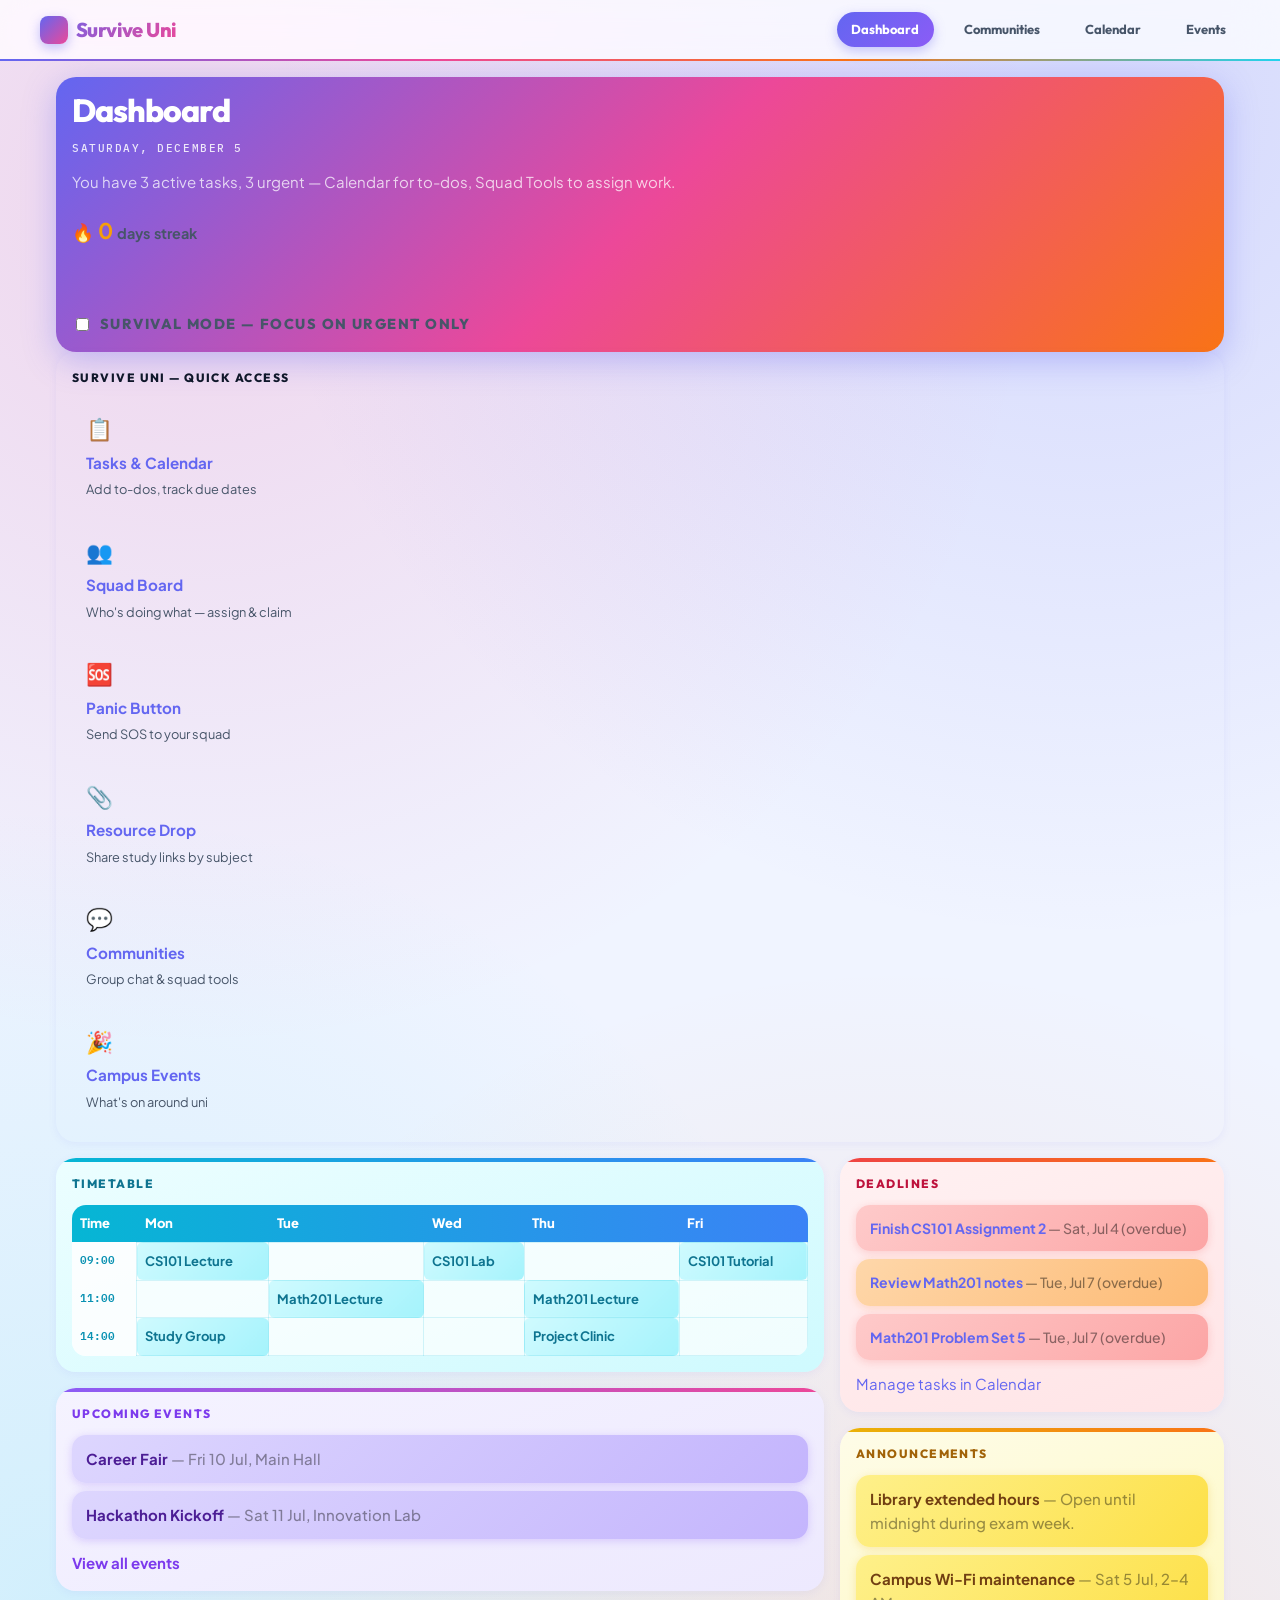
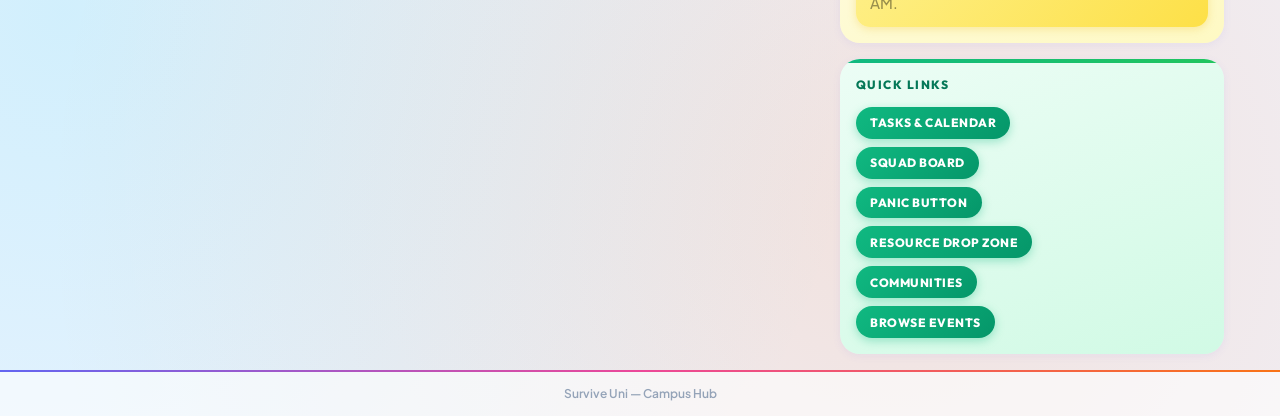
<file: index.html>
<!DOCTYPE html>
<html lang="en">
<head>
  <meta charset="UTF-8">
  <meta http-equiv="refresh" content="0; url=dashboard.html">
  <meta name="viewport" content="width=device-width, initial-scale=1.0">
  <title>Survive Uni</title>
  <link rel="canonical" href="dashboard.html">
  <script>window.location.replace("dashboard.html");</script>
</head>
<body>
  <p>Redirecting to <a href="dashboard.html">Dashboard</a>…</p>
</body>
</html>
</file>
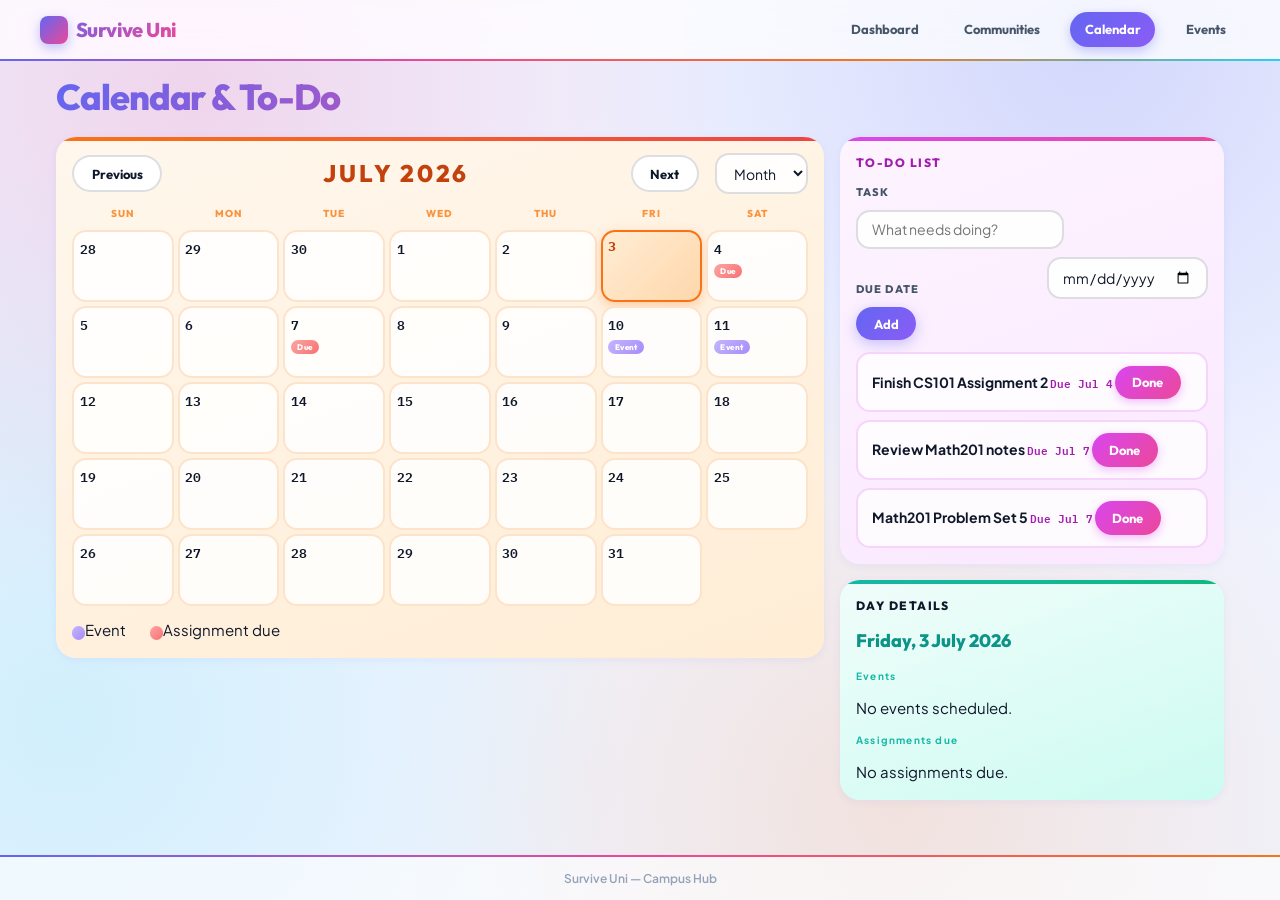
<file: calendar.html>
<!DOCTYPE html>
<html lang="en">
<head>
  <meta charset="UTF-8">
  <meta name="viewport" content="width=device-width, initial-scale=1.0">
  <title>Calendar — Survive Uni</title>
  <link rel="stylesheet" href="css/layout.css">
  <link rel="stylesheet" href="css/base.css">
  <link rel="stylesheet" href="css/theme.css">
  <link rel="stylesheet" href="css/animations.css">
</head>
<body>
  <header id="site-header">
    <div id="site-header-inner">
      <a id="site-logo" href="dashboard.html">Survive Uni</a>
      <button type="button" id="nav-toggle" aria-controls="main-nav" aria-expanded="false" aria-label="Toggle navigation">Menu</button>
      <nav id="main-nav" aria-label="Main">
        <a href="dashboard.html" data-nav="dashboard">Dashboard</a>
        <a href="communities.html" data-nav="communities">Communities</a>
        <a href="calendar.html" data-nav="calendar" aria-current="page">Calendar</a>
        <a href="events.html" data-nav="events">Events</a>
      </nav>
    </div>
  </header>

  <main id="page-main">
    <h1 id="calendar-page-heading">Calendar &amp; To-Do</h1>

    <div id="calendar-layout">
      <section id="calendar-panel" class="panel" aria-labelledby="calendar-panel-heading">
        <h2 id="calendar-panel-heading" hidden>School calendar</h2>

        <div id="calendar-toolbar">
          <button type="button" id="calendar-prev" aria-label="Previous month">Previous</button>
          <h2 id="calendar-month-label">July 2026</h2>
          <button type="button" id="calendar-next" aria-label="Next month">Next</button>
          <select id="calendar-view-toggle" aria-label="Calendar view">
            <option value="month" selected>Month</option>
            <option value="week">Week</option>
          </select>
        </div>

        <div id="calendar-grid">
          <div id="calendar-weekdays" aria-hidden="true">
            <span>Sun</span>
            <span>Mon</span>
            <span>Tue</span>
            <span>Wed</span>
            <span>Thu</span>
            <span>Fri</span>
            <span>Sat</span>
          </div>
          <div id="calendar-days" role="grid" aria-label="Calendar days">
            <button type="button" class="calendar-day" data-date="2026-06-28" role="gridcell" aria-label="28 June 2026">28</button>
            <button type="button" class="calendar-day" data-date="2026-06-29" role="gridcell" aria-label="29 June 2026">29</button>
            <button type="button" class="calendar-day" data-date="2026-06-30" role="gridcell" aria-label="30 June 2026">30</button>
            <button type="button" class="calendar-day" data-date="2026-07-01" role="gridcell" aria-label="1 July 2026">1</button>
            <button type="button" class="calendar-day" data-date="2026-07-02" role="gridcell" aria-label="2 July 2026">2</button>
            <button type="button" class="calendar-day" data-date="2026-07-03" role="gridcell" aria-label="3 July 2026" aria-current="date">3</button>
            <button type="button" class="calendar-day" data-date="2026-07-04" role="gridcell" aria-label="4 July 2026">
              4
              <span class="calendar-marker calendar-marker--assignment" title="CS101 Assignment 2 due">Due</span>
            </button>
            <button type="button" class="calendar-day" data-date="2026-07-05" role="gridcell" aria-label="5 July 2026">5</button>
            <button type="button" class="calendar-day" data-date="2026-07-06" role="gridcell" aria-label="6 July 2026">6</button>
            <button type="button" class="calendar-day" data-date="2026-07-07" role="gridcell" aria-label="7 July 2026">
              7
              <span class="calendar-marker calendar-marker--assignment" title="Math201 Problem Set 5 due">Due</span>
            </button>
            <button type="button" class="calendar-day" data-date="2026-07-08" role="gridcell" aria-label="8 July 2026">8</button>
            <button type="button" class="calendar-day" data-date="2026-07-09" role="gridcell" aria-label="9 July 2026">9</button>
            <button type="button" class="calendar-day" data-date="2026-07-10" role="gridcell" aria-label="10 July 2026">
              10
              <span class="calendar-marker calendar-marker--event" title="Career Fair">Event</span>
            </button>
            <button type="button" class="calendar-day" data-date="2026-07-11" role="gridcell" aria-label="11 July 2026">
              11
              <span class="calendar-marker calendar-marker--event" title="Hackathon Kickoff">Event</span>
            </button>
            <button type="button" class="calendar-day" data-date="2026-07-12" role="gridcell" aria-label="12 July 2026">12</button>
            <button type="button" class="calendar-day" data-date="2026-07-13" role="gridcell" aria-label="13 July 2026">13</button>
            <button type="button" class="calendar-day" data-date="2026-07-14" role="gridcell" aria-label="14 July 2026">14</button>
            <button type="button" class="calendar-day" data-date="2026-07-15" role="gridcell" aria-label="15 July 2026">15</button>
            <button type="button" class="calendar-day" data-date="2026-07-16" role="gridcell" aria-label="16 July 2026">16</button>
            <button type="button" class="calendar-day" data-date="2026-07-17" role="gridcell" aria-label="17 July 2026">17</button>
            <button type="button" class="calendar-day" data-date="2026-07-18" role="gridcell" aria-label="18 July 2026">18</button>
            <button type="button" class="calendar-day" data-date="2026-07-19" role="gridcell" aria-label="19 July 2026">19</button>
            <button type="button" class="calendar-day" data-date="2026-07-20" role="gridcell" aria-label="20 July 2026">20</button>
            <button type="button" class="calendar-day" data-date="2026-07-21" role="gridcell" aria-label="21 July 2026">21</button>
            <button type="button" class="calendar-day" data-date="2026-07-22" role="gridcell" aria-label="22 July 2026">22</button>
            <button type="button" class="calendar-day" data-date="2026-07-23" role="gridcell" aria-label="23 July 2026">23</button>
            <button type="button" class="calendar-day" data-date="2026-07-24" role="gridcell" aria-label="24 July 2026">24</button>
            <button type="button" class="calendar-day" data-date="2026-07-25" role="gridcell" aria-label="25 July 2026">25</button>
            <button type="button" class="calendar-day" data-date="2026-07-26" role="gridcell" aria-label="26 July 2026">26</button>
            <button type="button" class="calendar-day" data-date="2026-07-27" role="gridcell" aria-label="27 July 2026">27</button>
            <button type="button" class="calendar-day" data-date="2026-07-28" role="gridcell" aria-label="28 July 2026">28</button>
            <button type="button" class="calendar-day" data-date="2026-07-29" role="gridcell" aria-label="29 July 2026">29</button>
            <button type="button" class="calendar-day" data-date="2026-07-30" role="gridcell" aria-label="30 July 2026">30</button>
            <button type="button" class="calendar-day" data-date="2026-07-31" role="gridcell" aria-label="31 July 2026">31</button>
          </div>
        </div>

        <div id="calendar-legend" aria-label="Calendar legend">
          <span><span class="calendar-marker calendar-marker--event" aria-hidden="true"></span> Event</span>
          <span><span class="calendar-marker calendar-marker--assignment" aria-hidden="true"></span> Assignment due</span>
        </div>
      </section>

      <aside id="calendar-sidebar">
        <section id="todo-panel" class="panel" aria-labelledby="todo-heading">
          <h2 id="todo-heading">To-Do List</h2>
          <form id="todo-form" aria-label="Add a to-do">
            <label for="todo-title">Task</label>
            <input type="text" id="todo-title" name="title" placeholder="What needs doing?" required>
            <label for="todo-due">Due date</label>
            <input type="date" id="todo-due" name="due">
            <button type="submit" id="todo-add-btn">Add</button>
          </form>
          <ul id="todo-list" aria-live="polite"></ul>
        </section>

        <section id="day-detail-panel" class="panel" aria-labelledby="day-detail-heading">
          <h2 id="day-detail-heading">Day Details</h2>
          <p id="selected-day-label">Friday, 3 July 2026</p>
          <h3 id="day-events-heading">Events</h3>
          <ul id="day-events-list">
            <li>No events scheduled.</li>
          </ul>
          <h3 id="day-assignments-heading">Assignments due</h3>
          <ul id="day-assignments-list">
            <li>No assignments due.</li>
          </ul>
        </section>
      </aside>
    </div>
  </main>

  <footer id="site-footer">
    <p>Survive Uni — Campus Hub</p>
  </footer>

  <template id="calendar-event-template">
    <li class="calendar-event-item">
      <strong class="calendar-event-title"></strong>
      <time class="calendar-event-time"></time>
    </li>
  </template>

  <template id="todo-item-template">
    <li class="todo-item">
      <span class="todo-title"></span>
      <time class="todo-due"></time>
      <button type="button" class="todo-done-btn">Done</button>
    </li>
  </template>

  <script src="js/storage.js"></script>
  <script src="js/tasks.js"></script>
  <script src="js/features.js"></script>
  <script src="js/calendar.js"></script>
  <script src="js/app.js"></script>
</body>
</html>
</file>
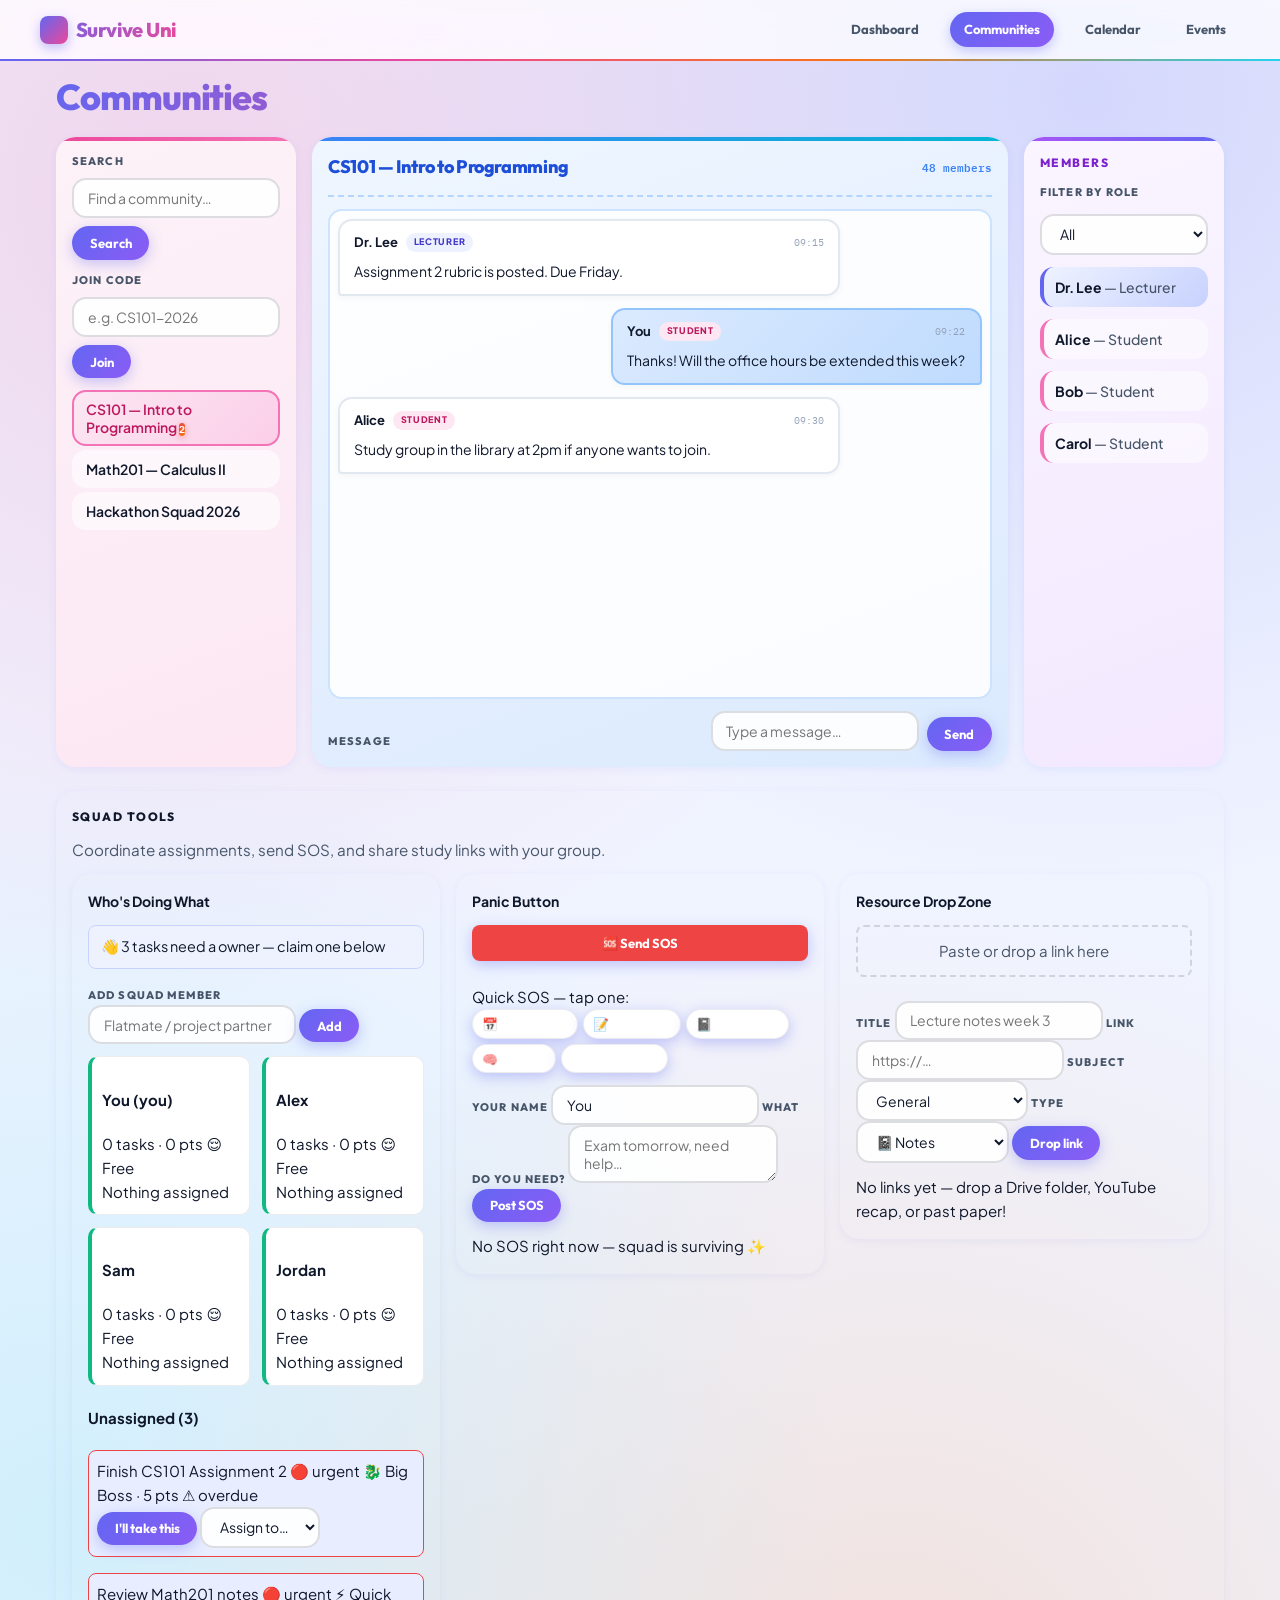
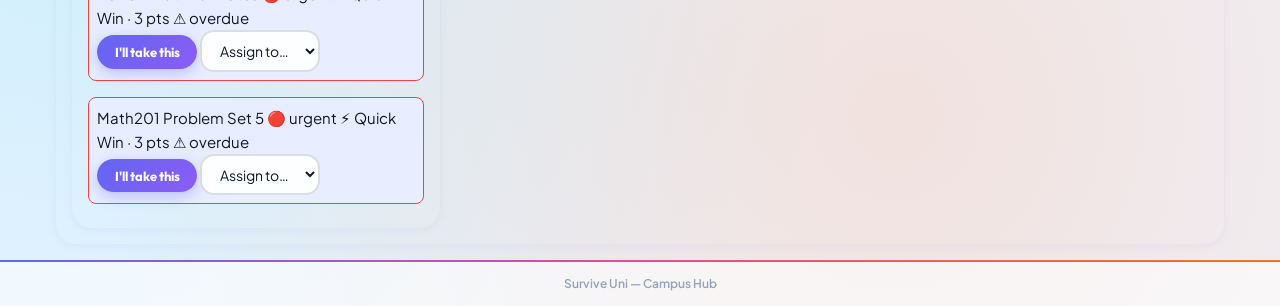
<file: communities.html>
<!DOCTYPE html>
<html lang="en">
<head>
  <meta charset="UTF-8">
  <meta name="viewport" content="width=device-width, initial-scale=1.0">
  <title>Communities — Survive Uni</title>
  <link rel="stylesheet" href="css/layout.css">
  <link rel="stylesheet" href="css/base.css">
  <link rel="stylesheet" href="css/theme.css">
  <link rel="stylesheet" href="css/animations.css">
  <link rel="stylesheet" href="css/social.css">
</head>
<body>
  <header id="site-header">
    <div id="site-header-inner">
      <a id="site-logo" href="dashboard.html">Survive Uni</a>
      <button type="button" id="nav-toggle" aria-controls="main-nav" aria-expanded="false" aria-label="Toggle navigation">Menu</button>
      <nav id="main-nav" aria-label="Main">
        <a href="dashboard.html" data-nav="dashboard">Dashboard</a>
        <a href="communities.html" data-nav="communities" aria-current="page">Communities</a>
        <a href="calendar.html" data-nav="calendar">Calendar</a>
        <a href="events.html" data-nav="events">Events</a>
      </nav>
    </div>
  </header>

  <main id="page-main">
    <h1 id="communities-page-heading">Communities</h1>

    <div id="communities-layout">
      <aside id="communities-sidebar" class="panel" aria-labelledby="communities-sidebar-heading">
        <h2 id="communities-sidebar-heading" hidden>Your communities</h2>

        <form id="community-search" role="search" aria-label="Search communities">
          <label for="community-search-input">Search</label>
          <input type="search" id="community-search-input" name="q" placeholder="Find a community…">
          <button type="submit" id="community-search-btn">Search</button>
        </form>

        <form id="join-community-form" aria-label="Join a community">
          <label for="join-community-code">Join code</label>
          <input type="text" id="join-community-code" name="code" placeholder="e.g. CS101-2026">
          <button type="submit" id="join-community-btn">Join</button>
        </form>

        <ul id="communities-list" aria-label="Communities">
          <li>
            <button type="button" class="community-item" data-community-id="cs101" aria-current="true">
              CS101 — Intro to Programming
              <span class="community-unread">2</span>
            </button>
          </li>
          <li>
            <button type="button" class="community-item" data-community-id="math201">
              Math201 — Calculus II
            </button>
          </li>
          <li>
            <button type="button" class="community-item" data-community-id="hackathon">
              Hackathon Squad 2026
            </button>
          </li>
        </ul>
      </aside>

      <section id="chat-panel" class="panel" aria-labelledby="chat-header-title">
        <header id="chat-header">
          <h2 id="chat-header-title">CS101 — Intro to Programming</h2>
          <span id="chat-header-meta">48 members</span>
        </header>

        <div id="chat-messages" aria-live="polite" aria-label="Chat messages">
          <article class="chat-message" data-message-id="1">
            <header>
              <strong class="chat-sender">Dr. Lee</strong>
              <span class="chat-role">Lecturer</span>
              <time class="chat-timestamp" datetime="2026-07-03T09:15:00">09:15</time>
            </header>
            <p class="chat-body">Assignment 2 rubric is posted. Due Friday.</p>
          </article>
          <article class="chat-message chat-message--self" data-message-id="2">
            <header>
              <strong class="chat-sender">You</strong>
              <span class="chat-role">Student</span>
              <time class="chat-timestamp" datetime="2026-07-03T09:22:00">09:22</time>
            </header>
            <p class="chat-body">Thanks! Will the office hours be extended this week?</p>
          </article>
          <article class="chat-message" data-message-id="3">
            <header>
              <strong class="chat-sender">Alice</strong>
              <span class="chat-role">Student</span>
              <time class="chat-timestamp" datetime="2026-07-03T09:30:00">09:30</time>
            </header>
            <p class="chat-body">Study group in the library at 2pm if anyone wants to join.</p>
          </article>
        </div>

        <form id="chat-compose-form" aria-label="Send a message">
          <label for="chat-input">Message</label>
          <input type="text" id="chat-input" name="message" placeholder="Type a message…" autocomplete="off">
          <button type="submit" id="chat-send-btn">Send</button>
        </form>
      </section>

      <aside id="members-panel" class="panel" aria-labelledby="members-heading">
        <h2 id="members-heading">Members</h2>

        <label for="member-role-filter">Filter by role</label>
        <select id="member-role-filter" name="role">
          <option value="all">All</option>
          <option value="lecturer">Lecturers</option>
          <option value="student">Students</option>
        </select>

        <ul id="community-members-list" aria-label="Community members">
          <li data-member-id="lee" data-role="lecturer">
            <strong>Dr. Lee</strong>
            <span> — Lecturer</span>
          </li>
          <li data-member-id="alice" data-role="student">
            <strong>Alice</strong>
            <span> — Student</span>
          </li>
          <li data-member-id="bob" data-role="student">
            <strong>Bob</strong>
            <span> — Student</span>
          </li>
          <li data-member-id="carol" data-role="student">
            <strong>Carol</strong>
            <span> — Student</span>
          </li>
        </ul>
      </aside>
    </div>

    <section id="squad-tools" class="panel" aria-labelledby="squad-tools-heading">
      <h2 id="squad-tools-heading">Squad Tools</h2>
      <p class="squad-tools-intro">Coordinate assignments, send SOS, and share study links with your group.</p>

      <div id="squad-tools-grid">
        <section id="squad-board-panel" class="panel" aria-labelledby="squad-board-heading">
          <h3 id="squad-board-heading">Who's Doing What</h3>
          <div id="squad-board" aria-live="polite"></div>
        </section>

        <section id="panic-panel" class="panel" aria-labelledby="panic-heading">
          <h3 id="panic-heading">Panic Button</h3>
          <button type="button" id="panic-button" class="panic-button">🆘 Send SOS</button>
          <form id="panic-form" aria-label="Post an SOS">
            <label for="panic-author">Your name</label>
            <input type="text" id="panic-author" name="author" placeholder="You" value="You">
            <label for="panic-message">What do you need?</label>
            <textarea id="panic-message" name="message" rows="2" placeholder="Exam tomorrow, need help…"></textarea>
            <button type="submit">Post SOS</button>
          </form>
          <div id="panic-list" aria-live="polite"></div>
        </section>

        <section id="resource-panel" class="panel" aria-labelledby="resource-heading">
          <h3 id="resource-heading">Resource Drop Zone</h3>
          <div id="resource-drop" class="resource-drop-hint" tabindex="0">Paste or drop a link here</div>
          <form id="resource-form" aria-label="Add a shared resource">
            <label for="resource-title">Title</label>
            <input type="text" id="resource-title" name="title" placeholder="Lecture notes week 3">
            <label for="resource-url">Link</label>
            <input type="url" id="resource-url" name="url" placeholder="https://…">
            <label for="resource-subject">Subject</label>
            <select id="resource-subject" name="subject"></select>
            <label for="resource-type">Type</label>
            <select id="resource-type" name="type"></select>
            <button type="submit">Drop link</button>
          </form>
          <div id="resource-list" aria-live="polite"></div>
        </section>
      </div>
    </section>
  </main>

  <footer id="site-footer">
    <p>Survive Uni — Campus Hub</p>
  </footer>

  <template id="community-item-template">
    <li>
      <button type="button" class="community-item" data-community-id="">
        <span class="community-name"></span>
        <span class="community-unread" hidden></span>
      </button>
    </li>
  </template>

  <template id="chat-message-template">
    <article class="chat-message">
      <header>
        <strong class="chat-sender"></strong>
        <span class="chat-role"></span>
        <time class="chat-timestamp"></time>
      </header>
      <p class="chat-body"></p>
    </article>
  </template>

  <script src="js/storage.js"></script>
  <script src="js/tasks.js"></script>
  <script src="js/features.js"></script>
  <script src="js/social.js"></script>
  <script src="js/app.js"></script>
</body>
</html>
</file>
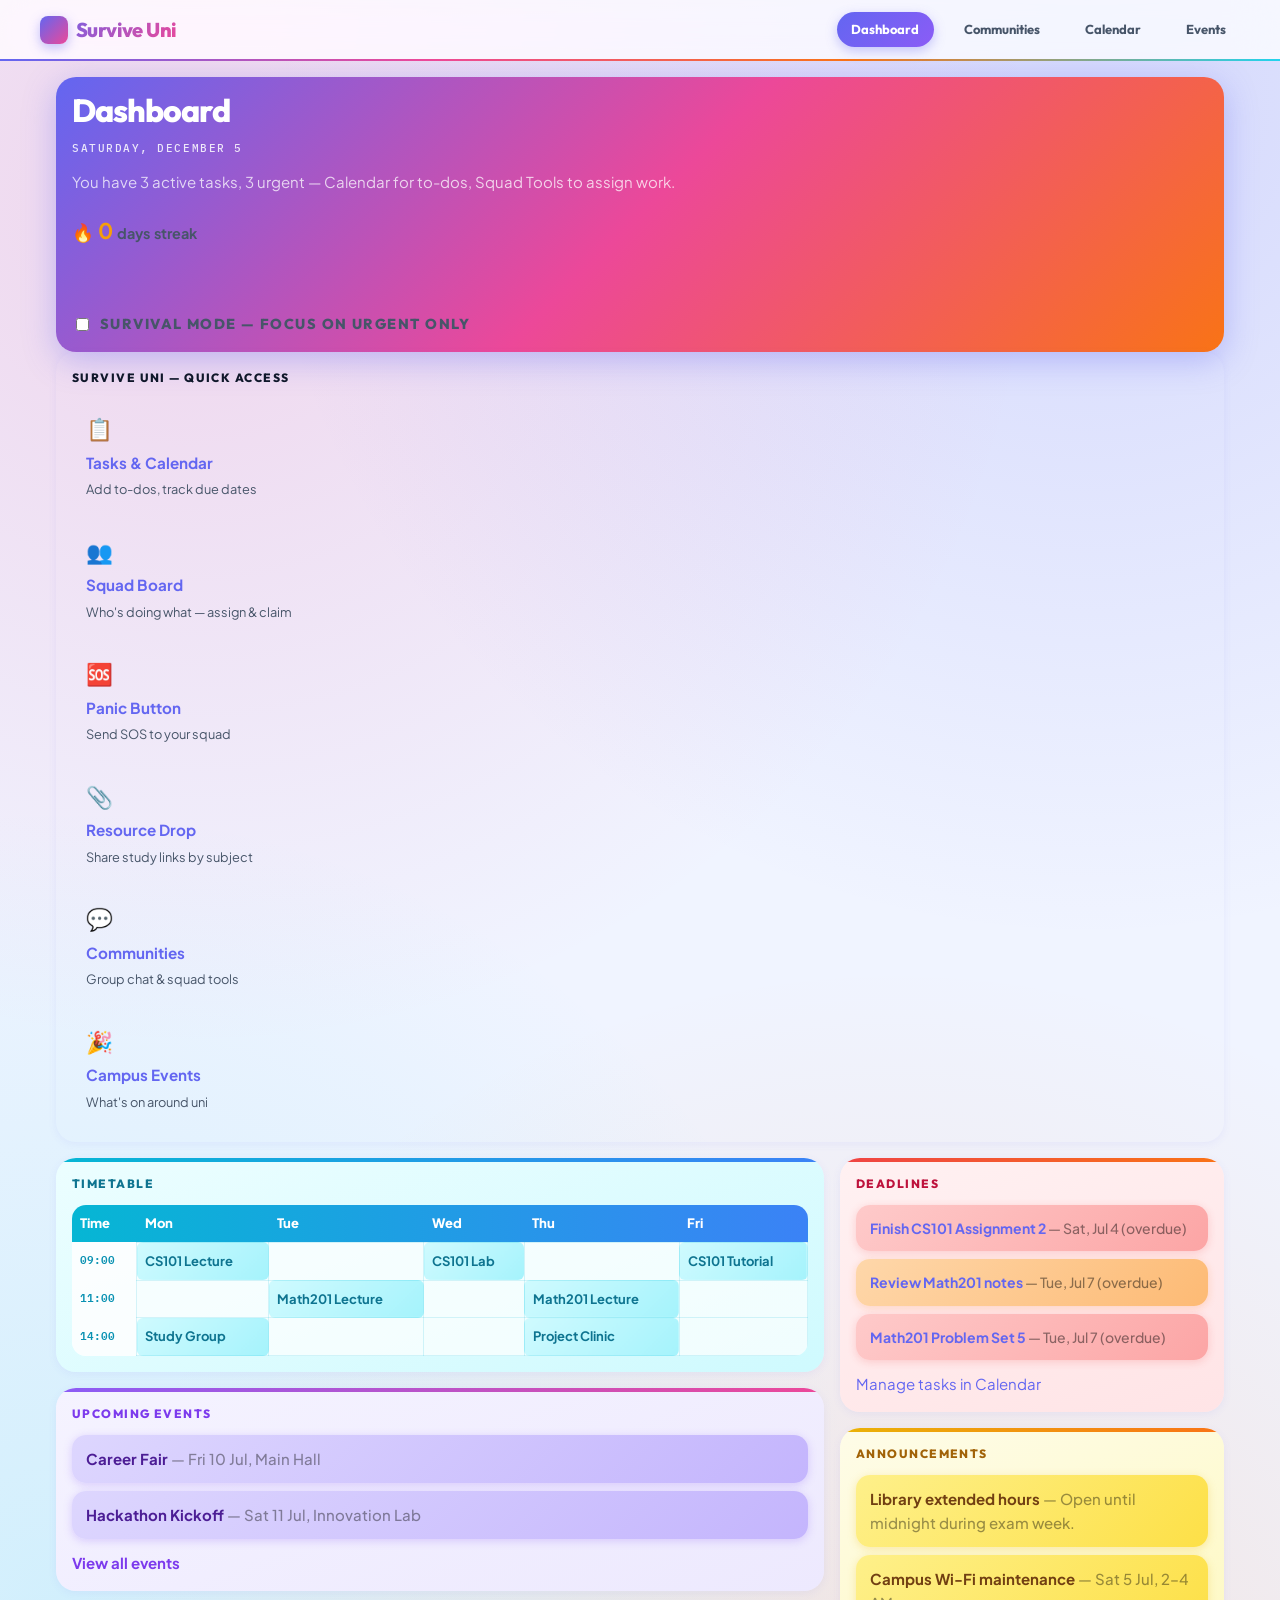
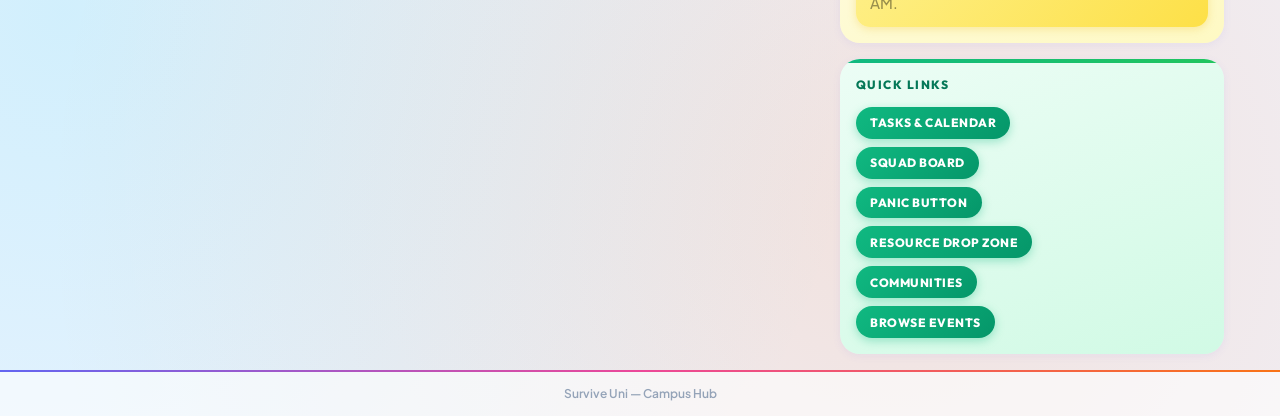
<file: dashboard.html>
<!DOCTYPE html>
<html lang="en">
<head>
  <meta charset="UTF-8">
  <meta name="viewport" content="width=device-width, initial-scale=1.0">
  <title>Dashboard — Survive Uni</title>
  <link rel="stylesheet" href="css/layout.css">
  <link rel="stylesheet" href="css/base.css">
  <link rel="stylesheet" href="css/theme.css">
  <link rel="stylesheet" href="css/animations.css">
</head>
<body>
  <header id="site-header">
    <div id="site-header-inner">
      <a id="site-logo" href="dashboard.html">Survive Uni</a>
      <button type="button" id="nav-toggle" aria-controls="main-nav" aria-expanded="false" aria-label="Toggle navigation">Menu</button>
      <nav id="main-nav" aria-label="Main">
        <a href="dashboard.html" data-nav="dashboard" aria-current="page">Dashboard</a>
        <a href="communities.html" data-nav="communities">Communities</a>
        <a href="calendar.html" data-nav="calendar">Calendar</a>
        <a href="events.html" data-nav="events">Events</a>
      </nav>
    </div>
  </header>

  <main id="page-main">
    <section id="today-summary" class="panel" aria-labelledby="today-summary-heading">
      <h1 id="today-summary-heading">Dashboard</h1>
      <p id="today-date-label">Today</p>
      <p id="today-summary-text">Loading your overview…</p>
      <div id="streak-panel" class="streak-panel" aria-label="Completion streak">
        <span class="streak-flame" aria-hidden="true">🔥</span>
        <span id="streak-count">0</span>
        <span id="streak-unit">days</span>
        <span class="streak-label">streak</span>
      </div>
      <p id="flavor-text" class="flavor-text" aria-live="polite"></p>
      <label class="survival-mode-toggle">
        <input type="checkbox" id="survival-mode-checkbox" name="survival-mode">
        Survival Mode — focus on urgent only
      </label>
    </section>

    <nav id="dashboard-features" class="panel" aria-labelledby="dashboard-features-heading">
      <h2 id="dashboard-features-heading">Survive Uni — Quick access</h2>
      <ul class="dashboard-features-grid">
        <li><a class="dashboard-feature-card" href="calendar.html"><span class="dashboard-feature-icon">📋</span><strong>Tasks &amp; Calendar</strong><span>Add to-dos, track due dates</span></a></li>
        <li><a class="dashboard-feature-card" href="communities.html#squad-tools"><span class="dashboard-feature-icon">👥</span><strong>Squad Board</strong><span>Who's doing what — assign &amp; claim</span></a></li>
        <li><a class="dashboard-feature-card" href="communities.html#panic-panel"><span class="dashboard-feature-icon">🆘</span><strong>Panic Button</strong><span>Send SOS to your squad</span></a></li>
        <li><a class="dashboard-feature-card" href="communities.html#resource-panel"><span class="dashboard-feature-icon">📎</span><strong>Resource Drop</strong><span>Share study links by subject</span></a></li>
        <li><a class="dashboard-feature-card" href="communities.html"><span class="dashboard-feature-icon">💬</span><strong>Communities</strong><span>Group chat &amp; squad tools</span></a></li>
        <li><a class="dashboard-feature-card" href="events.html"><span class="dashboard-feature-icon">🎉</span><strong>Campus Events</strong><span>What's on around uni</span></a></li>
      </ul>
    </nav>

    <div id="dashboard-grid">
      <div id="dashboard-primary">
        <section id="timetable-panel" class="panel" aria-labelledby="timetable-heading">
          <h2 id="timetable-heading">Timetable</h2>
          <table id="weekly-timetable">
            <thead>
              <tr>
                <th scope="col">Time</th>
                <th scope="col">Mon</th>
                <th scope="col">Tue</th>
                <th scope="col">Wed</th>
                <th scope="col">Thu</th>
                <th scope="col">Fri</th>
              </tr>
            </thead>
            <tbody id="timetable-body">
              <tr>
                <th scope="row">09:00</th>
                <td>CS101 Lecture</td>
                <td></td>
                <td>CS101 Lab</td>
                <td></td>
                <td>CS101 Tutorial</td>
              </tr>
              <tr>
                <th scope="row">11:00</th>
                <td></td>
                <td>Math201 Lecture</td>
                <td></td>
                <td>Math201 Lecture</td>
                <td></td>
              </tr>
              <tr>
                <th scope="row">14:00</th>
                <td>Study Group</td>
                <td></td>
                <td></td>
                <td>Project Clinic</td>
                <td></td>
              </tr>
            </tbody>
          </table>
        </section>

        <section id="events-preview-panel" class="panel" aria-labelledby="events-preview-heading">
          <h2 id="events-preview-heading">Upcoming Events</h2>
          <ul id="upcoming-events-list" aria-live="polite">
            <li>
              <strong>Career Fair</strong>
              <span> — Fri 10 Jul, Main Hall</span>
            </li>
            <li>
              <strong>Hackathon Kickoff</strong>
              <span> — Sat 11 Jul, Innovation Lab</span>
            </li>
          </ul>
          <p><a id="events-preview-link" href="events.html">View all events</a></p>
        </section>
      </div>

      <aside id="dashboard-sidebar">
        <section id="deadlines-panel" class="panel" aria-labelledby="deadlines-heading">
          <h2 id="deadlines-heading">Deadlines</h2>
          <ul id="deadlines-list" aria-live="polite"></ul>
          <p id="deadlines-empty" hidden>No upcoming deadlines.</p>
          <p><a href="calendar.html">Manage tasks in Calendar</a></p>
        </section>

        <section id="announcements-panel" class="panel" aria-labelledby="announcements-heading">
          <h2 id="announcements-heading">Announcements</h2>
          <ul id="announcements-list" aria-live="polite">
            <li>
              <strong>Library extended hours</strong>
              <span> — Open until midnight during exam week.</span>
            </li>
            <li>
              <strong>Campus Wi-Fi maintenance</strong>
              <span> — Sat 5 Jul, 2–4 AM.</span>
            </li>
          </ul>
        </section>

        <nav id="quick-links" class="panel" aria-labelledby="quick-links-heading">
          <h2 id="quick-links-heading">Quick Links</h2>
          <ul>
            <li><a href="calendar.html">Tasks &amp; Calendar</a></li>
            <li><a href="communities.html#squad-tools">Squad Board</a></li>
            <li><a href="communities.html#panic-panel">Panic Button</a></li>
            <li><a href="communities.html#resource-panel">Resource Drop Zone</a></li>
            <li><a href="communities.html">Communities</a></li>
            <li><a href="events.html">Browse Events</a></li>
          </ul>
        </nav>
      </aside>
    </div>
  </main>

  <footer id="site-footer">
    <p>Survive Uni — Campus Hub</p>
  </footer>

  <script src="js/storage.js"></script>
  <script src="js/tasks.js"></script>
  <script src="js/features.js"></script>
  <script src="js/dashboard.js"></script>
  <script src="js/app.js"></script>
</body>
</html>
</file>
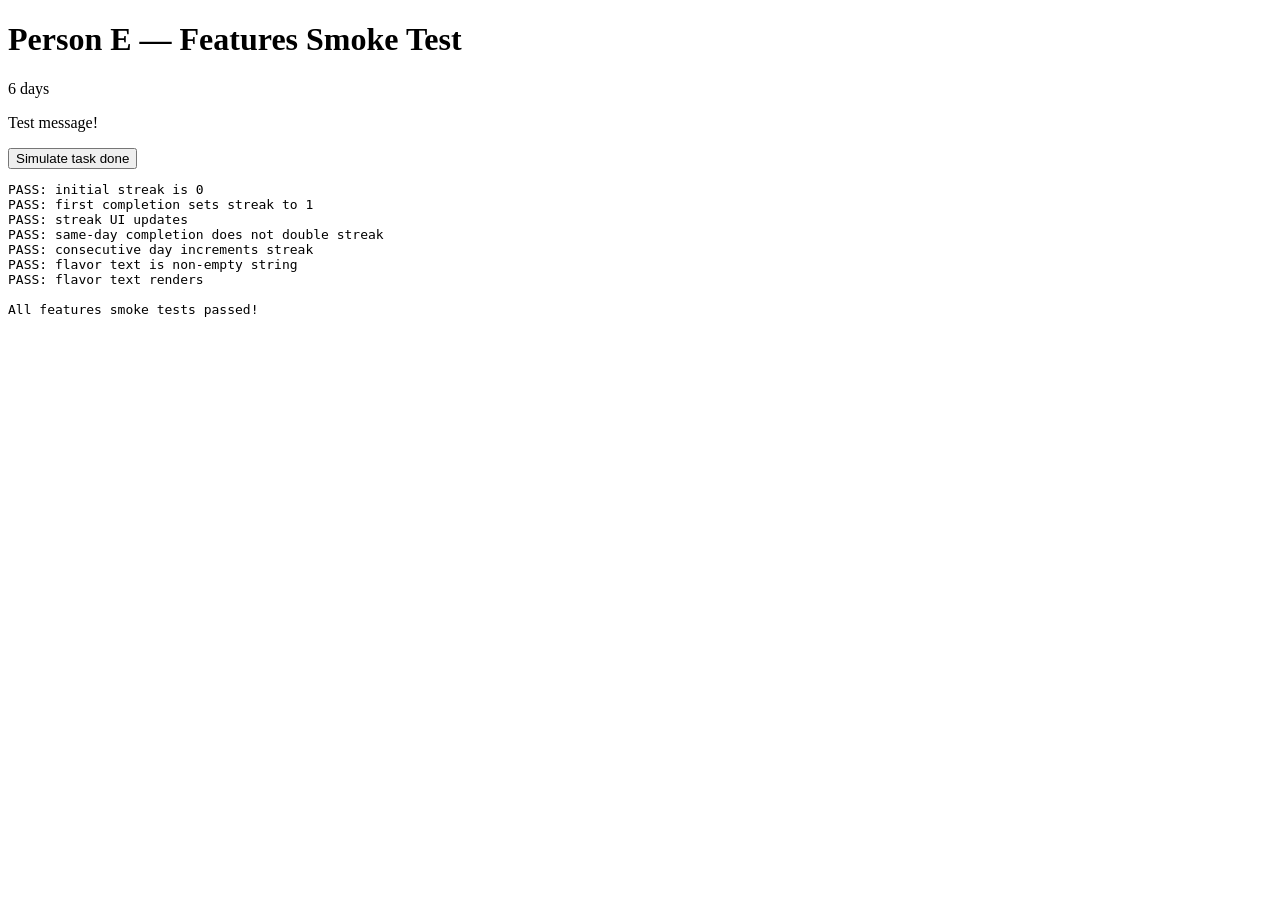
<file: test-features.html>
<!DOCTYPE html>
<html lang="en">
<head>
  <meta charset="UTF-8">
  <title>Features Smoke Test</title>
</head>
<body>
  <h1>Person E — Features Smoke Test</h1>
  <div id="streak-tracker">
    <span id="streak-count">0</span>
    <span id="streak-unit">days</span>
  </div>
  <p id="flavor-text"></p>
  <button type="button" id="complete-btn">Simulate task done</button>
  <pre id="output"></pre>

  <script src="js/storage.js"></script>
  <script src="js/tasks.js"></script>
  <script src="js/features.js"></script>
  <script>
    (function () {
      const log = [];
      const out = document.getElementById('output');

      function assert(condition, message) {
        if (!condition) throw new Error('FAIL: ' + message);
        log.push('PASS: ' + message);
      }

      function yesterday() {
        const d = new Date();
        d.setDate(d.getDate() - 1);
        return d.toISOString().slice(0, 10);
      }

      try {
        localStorage.removeItem('survive-uni-streak');
        SurviveUni.storage.clearTasks();
        initFeatures();

        assert(SurviveUni.features.getStreak() === 0, 'initial streak is 0');

        SurviveUni.features.recordCompletion();
        assert(SurviveUni.features.getStreak() === 1, 'first completion sets streak to 1');
        assert(document.getElementById('streak-count').textContent === '1', 'streak UI updates');

        SurviveUni.features.recordCompletion();
        assert(SurviveUni.features.getStreak() === 1, 'same-day completion does not double streak');

        localStorage.setItem('survive-uni-streak', JSON.stringify({
          streak: 5,
          lastCompletionDate: yesterday(),
        }));
        SurviveUni.features.recordCompletion();
        assert(SurviveUni.features.getStreak() === 6, 'consecutive day increments streak');

        const msg = SurviveUni.features.getRandomFlavorText();
        assert(typeof msg === 'string' && msg.length > 0, 'flavor text is non-empty string');

        SurviveUni.features.showFlavorText('Test message!');
        assert(document.getElementById('flavor-text').textContent === 'Test message!', 'flavor text renders');

        document.getElementById('complete-btn').addEventListener('click', () => {
          SurviveUni.features.onTaskCompleted();
        });

        log.push('\nAll features smoke tests passed!');
        out.textContent = log.join('\n');
      } catch (err) {
        out.textContent = log.join('\n') + '\n\n' + err.message;
      }
    })();
  </script>
</body>
</html>
</file>
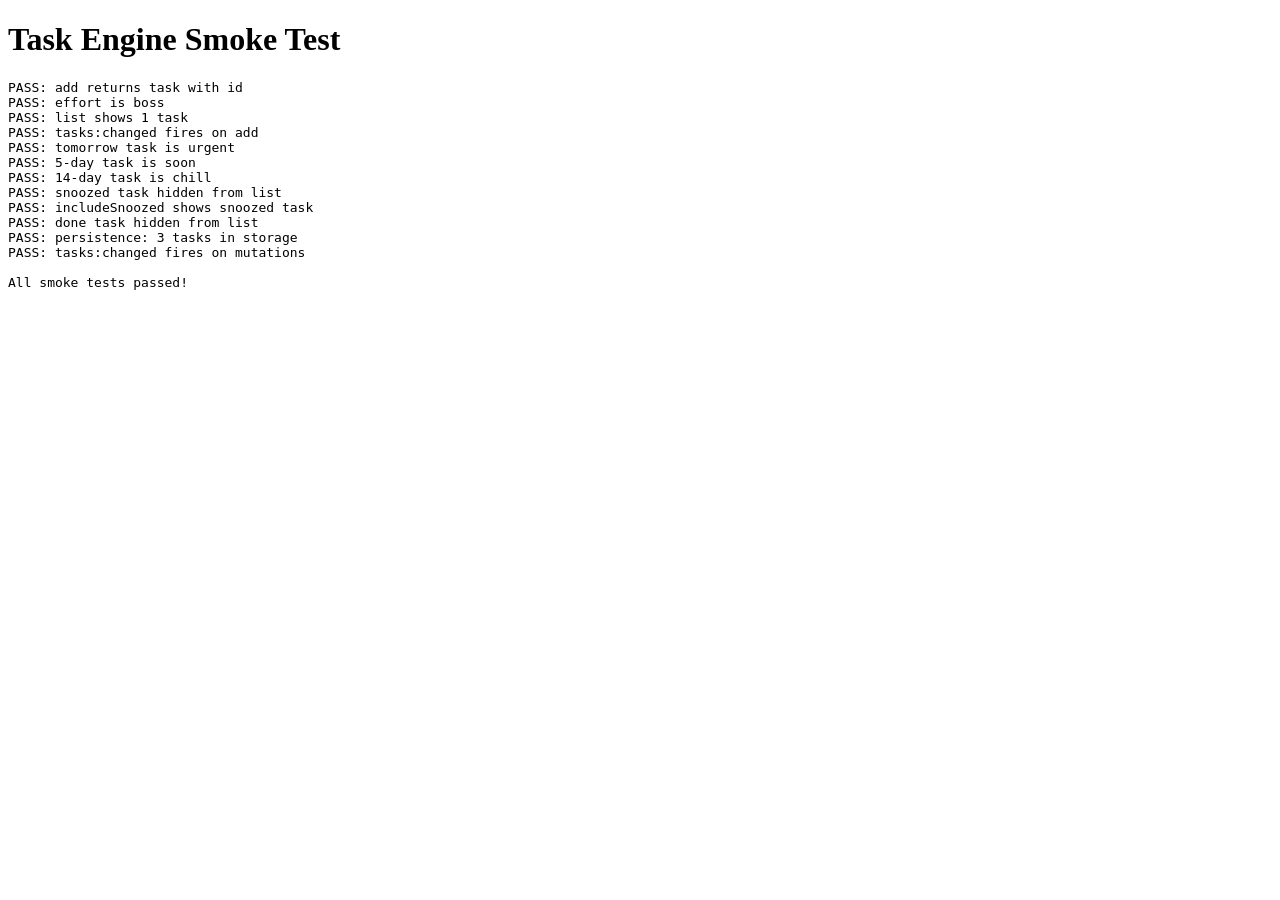
<file: test.html>
<!DOCTYPE html>
<html lang="en">
<head>
  <meta charset="UTF-8">
  <title>Task Engine Smoke Test</title>
</head>
<body>
  <h1>Task Engine Smoke Test</h1>
  <pre id="output"></pre>
  <script src="js/storage.js"></script>
  <script src="js/tasks.js"></script>
  <script>
    (function () {
      const log = [];
      const out = document.getElementById('output');

      function assert(condition, message) {
        if (!condition) throw new Error('FAIL: ' + message);
        log.push('PASS: ' + message);
      }

      function tomorrow() {
        const d = new Date();
        d.setDate(d.getDate() + 1);
        return d.toISOString().slice(0, 10);
      }

      function inDays(n) {
        const d = new Date();
        d.setDate(d.getDate() + n);
        return d.toISOString().slice(0, 10);
      }

      try {
        SurviveUni.storage.clearTasks();

        let changed = 0;
        document.addEventListener('tasks:changed', () => changed++);

        const task = SurviveUni.tasks.add({
          title: 'Essay',
          dueDate: tomorrow(),
          effort: 'boss',
        });
        assert(task.id, 'add returns task with id');
        assert(task.effort === 'boss', 'effort is boss');
        assert(SurviveUni.tasks.list().length === 1, 'list shows 1 task');
        assert(changed === 1, 'tasks:changed fires on add');

        const urgent = SurviveUni.tasks.getByUrgency().urgent;
        assert(urgent.some((t) => t.id === task.id), 'tomorrow task is urgent');

        const soonTask = SurviveUni.tasks.add({
          title: 'Reading',
          dueDate: inDays(5),
          effort: 'quick',
        });
        const soon = SurviveUni.tasks.getByUrgency().soon;
        assert(soon.some((t) => t.id === soonTask.id), '5-day task is soon');

        const chillTask = SurviveUni.tasks.add({
          title: 'Optional project',
          dueDate: inDays(14),
        });
        const chill = SurviveUni.tasks.getByUrgency().chill;
        assert(chill.some((t) => t.id === chillTask.id), '14-day task is chill');

        SurviveUni.tasks.snoozeForDays(task.id, 3);
        assert(SurviveUni.tasks.list().length === 2, 'snoozed task hidden from list');
        assert(
          SurviveUni.tasks.list({ includeSnoozed: true }).length === 3,
          'includeSnoozed shows snoozed task'
        );

        SurviveUni.tasks.markDone(soonTask.id);
        assert(SurviveUni.tasks.list().length === 1, 'done task hidden from list');

        const reloaded = SurviveUni.storage.loadTasks();
        assert(reloaded.length === 3, 'persistence: 3 tasks in storage');

        assert(changed >= 4, 'tasks:changed fires on mutations');

        log.push('\nAll smoke tests passed!');
        out.textContent = log.join('\n');
      } catch (err) {
        out.textContent = log.join('\n') + '\n\n' + err.message;
      }
    })();
  </script>
</body>
</html>
</file>
<file: css/layout.css>
/* Person A — structural layout only (Person B owns visual styling) */

*,
*::before,
*::after {
  box-sizing: border-box;
}

body {
  margin: 0;
  min-height: 100vh;
  display: flex;
  flex-direction: column;
}

#site-header {
  display: flex;
  flex-wrap: wrap;
  align-items: center;
  justify-content: space-between;
  gap: 0.75rem;
  padding: 0.75rem 1rem;
}

#site-header-inner {
  display: flex;
  flex-wrap: wrap;
  align-items: center;
  justify-content: space-between;
  gap: 0.75rem;
  width: 100%;
  max-width: 1200px;
  margin: 0 auto;
}

#nav-toggle {
  display: none;
}

#main-nav {
  display: flex;
  flex-wrap: wrap;
  gap: 0.5rem 1rem;
  align-items: center;
}

#main-nav a {
  text-decoration: none;
}

#page-main {
  flex: 1;
  width: 100%;
  max-width: 1200px;
  margin: 0 auto;
  padding: 1rem;
}

#site-footer {
  padding: 0.75rem 1rem;
  text-align: center;
}

.panel {
  display: flex;
  flex-direction: column;
  gap: 0.75rem;
  padding: 1rem;
  min-width: 0;
}

.panel ul,
.panel ol {
  list-style: none;
  margin: 0;
  padding: 0;
  display: flex;
  flex-direction: column;
  gap: 0.5rem;
}

/* Dashboard */
#dashboard-grid {
  display: grid;
  grid-template-columns: minmax(0, 2fr) minmax(0, 1fr);
  gap: 1rem;
  align-items: start;
}

#dashboard-primary {
  display: flex;
  flex-direction: column;
  gap: 1rem;
}

#dashboard-sidebar {
  display: flex;
  flex-direction: column;
  gap: 1rem;
}

#weekly-timetable {
  width: 100%;
  border-collapse: collapse;
}

#weekly-timetable th,
#weekly-timetable td {
  padding: 0.5rem;
  text-align: left;
  vertical-align: top;
}

#quick-links ul {
  display: flex;
  flex-wrap: wrap;
  gap: 0.5rem 1rem;
}

.dashboard-features-grid {
  display: grid;
  grid-template-columns: repeat(auto-fill, minmax(180px, 1fr));
  gap: 0.75rem;
  list-style: none;
  margin: 0;
  padding: 0;
}

.dashboard-feature-card {
  display: flex;
  flex-direction: column;
  gap: 0.25rem;
  padding: 0.85rem;
  text-decoration: none;
  border-radius: 10px;
  min-height: 100%;
}

.dashboard-feature-card strong { font-size: 0.95rem; }
.dashboard-feature-card span:last-child {
  font-size: 0.8rem;
  color: var(--color-text-muted, #64748b);
}
.dashboard-feature-icon { font-size: 1.35rem; }
#dashboard-features { margin-bottom: 1rem; }

.streak-panel {
  display: inline-flex;
  align-items: baseline;
  gap: 0.25rem;
  margin-top: 0.5rem;
  font-weight: 700;
}
.streak-flame { font-size: 1.1rem; }
#streak-count { font-size: 1.35rem; color: var(--color-soon, #d97706); }
.streak-label, #streak-unit { font-size: 0.9rem; color: var(--color-text-muted, #64748b); }

.flavor-text {
  min-height: 1.25rem;
  margin: 0.5rem 0 0;
  font-style: italic;
  color: var(--color-text-muted, #64748b);
}

.survival-mode-toggle {
  display: flex;
  align-items: center;
  gap: 0.5rem;
  margin-top: 0.75rem;
  font-size: 0.9rem;
  cursor: pointer;
}

.deadline-urgent { border-left: 3px solid var(--color-urgent, #dc2626); padding-left: 0.5rem; }
.deadline-soon { border-left: 3px solid var(--color-soon, #d97706); padding-left: 0.5rem; }
.deadline-chill { border-left: 3px solid var(--color-chill, #16a34a); padding-left: 0.5rem; }

#squad-tools-grid {
  display: grid;
  grid-template-columns: repeat(3, minmax(0, 1fr));
  gap: 1rem;
  align-items: start;
}

/* Communities */
#communities-layout {
  display: grid;
  grid-template-columns: minmax(0, 240px) minmax(0, 1fr) minmax(0, 200px);
  gap: 1rem;
  align-items: stretch;
  min-height: 70vh;
}

#communities-sidebar,
#chat-panel,
#members-panel {
  display: flex;
  flex-direction: column;
  gap: 0.75rem;
  min-width: 0;
  min-height: 0;
}

#community-search,
#join-community-form,
#chat-compose-form {
  display: flex;
  flex-wrap: wrap;
  gap: 0.5rem;
  align-items: flex-end;
}

#community-search label,
#join-community-form label,
#chat-compose-form label {
  display: flex;
  flex-direction: column;
  gap: 0.25rem;
  flex: 1 1 140px;
}

#communities-list {
  flex: 1;
  overflow-y: auto;
  display: flex;
  flex-direction: column;
  gap: 0.25rem;
}

.community-item {
  display: block;
  width: 100%;
  text-align: left;
  padding: 0.5rem 0.75rem;
  cursor: pointer;
}

#chat-header {
  display: flex;
  align-items: center;
  justify-content: space-between;
  gap: 0.5rem;
}

#chat-messages {
  flex: 1;
  overflow-y: auto;
  display: flex;
  flex-direction: column;
  gap: 0.75rem;
  min-height: 12rem;
  padding: 0.5rem;
}

.chat-message {
  display: flex;
  flex-direction: column;
  gap: 0.25rem;
  max-width: 85%;
}

.chat-message--self {
  align-self: flex-end;
  text-align: right;
}

#chat-compose-form {
  margin-top: auto;
}

#community-members-list {
  flex: 1;
  overflow-y: auto;
}

/* Calendar */
#calendar-layout {
  display: grid;
  grid-template-columns: minmax(0, 2fr) minmax(0, 1fr);
  gap: 1rem;
  align-items: start;
}

#calendar-toolbar {
  display: flex;
  flex-wrap: wrap;
  align-items: center;
  gap: 0.5rem 1rem;
}

#calendar-grid {
  display: flex;
  flex-direction: column;
  gap: 0.5rem;
}

#calendar-weekdays {
  display: grid;
  grid-template-columns: repeat(7, minmax(0, 1fr));
  gap: 0.25rem;
  text-align: center;
}

#calendar-days {
  display: grid;
  grid-template-columns: repeat(7, minmax(0, 1fr));
  gap: 0.25rem;
}

.calendar-day {
  min-height: 4.5rem;
  padding: 0.35rem;
  display: flex;
  flex-direction: column;
  gap: 0.25rem;
}

#calendar-legend {
  display: flex;
  flex-wrap: wrap;
  gap: 0.75rem 1.5rem;
}

#todo-form {
  display: flex;
  flex-wrap: wrap;
  gap: 0.5rem;
  align-items: flex-end;
}

#todo-form label {
  display: flex;
  flex-direction: column;
  gap: 0.25rem;
  flex: 1 1 140px;
}

#calendar-sidebar {
  display: flex;
  flex-direction: column;
  gap: 1rem;
}

/* Events */
#events-layout {
  display: grid;
  grid-template-columns: minmax(0, 220px) minmax(0, 1fr);
  gap: 1rem;
  align-items: start;
}

#events-filter-bar {
  display: flex;
  flex-direction: column;
  gap: 0.75rem;
}

#events-filter-bar label {
  display: flex;
  flex-direction: column;
  gap: 0.25rem;
}

#events-feed {
  display: flex;
  flex-direction: column;
  gap: 1rem;
}

.event-card {
  display: flex;
  flex-direction: column;
  gap: 0.5rem;
  padding: 1rem;
}

.event-card-media {
  width: 100%;
  max-height: 200px;
  object-fit: cover;
}

/* Mobile */
@media (max-width: 768px) {
  #nav-toggle {
    display: inline-block;
  }

  #main-nav {
    display: none;
    flex-direction: column;
    align-items: stretch;
    width: 100%;
  }

  #main-nav.is-open {
    display: flex;
  }

  #dashboard-grid,
  #communities-layout,
  #calendar-layout,
  #events-layout {
    grid-template-columns: 1fr;
  }

  #communities-layout {
    min-height: auto;
  }

  #members-panel {
    order: 3;
  }

  #chat-panel {
    order: 2;
    min-height: 50vh;
  }

  #communities-sidebar {
    order: 1;
  }

  #squad-tools-grid {
    grid-template-columns: 1fr;
  }
}
</file>
<file: css/base.css>
/* Person B — Lively campus hub visuals */

@import url("https://fonts.googleapis.com/css2?family=IBM+Plex+Mono:wght@500&family=Outfit:wght@500;600;700;800&family=Plus+Jakarta+Sans:wght@400;500;600;700&display=swap");

:root {
  --font-display: "Outfit", system-ui, sans-serif;
  --font-sans: "Plus Jakarta Sans", system-ui, sans-serif;
  --font-mono: "IBM Plex Mono", ui-monospace, monospace;
  --radius-sm: 10px;
  --radius-md: 14px;
  --radius-lg: 20px;
  --radius-full: 9999px;
  --shadow-sm: 0 2px 8px rgba(99, 102, 241, 0.08);
  --shadow-md: 0 8px 24px rgba(99, 102, 241, 0.12);
  --shadow-lg: 0 16px 48px rgba(99, 102, 241, 0.15);
  --ease-out: cubic-bezier(0.23, 1, 0.32, 1);
  --duration-fast: 140ms;
}

body {
  font-family: var(--font-sans);
  font-size: 0.9375rem;
  line-height: 1.6;
  color: var(--color-text);
  background-color: var(--color-bg);
  background-image:
    radial-gradient(circle at 15% 10%, rgba(236, 72, 153, 0.18) 0%, transparent 40%),
    radial-gradient(circle at 85% 5%, rgba(99, 102, 241, 0.2) 0%, transparent 38%),
    radial-gradient(circle at 70% 90%, rgba(249, 115, 22, 0.14) 0%, transparent 42%),
    radial-gradient(circle at 5% 80%, rgba(34, 211, 238, 0.15) 0%, transparent 40%);
  -webkit-font-smoothing: antialiased;
}

h1, h2, h3 {
  margin: 0;
  color: var(--color-text);
}

h1 {
  font-family: var(--font-display);
  font-size: 2rem;
  font-weight: 800;
  line-height: 1.1;
  letter-spacing: -0.03em;
}

h2 {
  font-family: var(--font-display);
  font-size: 0.75rem;
  font-weight: 800;
  text-transform: uppercase;
  letter-spacing: 0.12em;
}

h3 {
  font-size: 0.875rem;
  font-weight: 700;
}

p { margin: 0; }

a {
  color: var(--color-accent);
  text-decoration: none;
  transition: color var(--duration-fast) var(--ease-out);
}

@media (hover: hover) and (pointer: fine) {
  a:hover { color: var(--color-accent-hover); }
}

/* Header — colorful */
#site-header {
  background: rgba(255, 255, 255, 0.75);
  backdrop-filter: blur(20px) saturate(1.8);
  -webkit-backdrop-filter: blur(20px) saturate(1.8);
  border-bottom: 2px solid transparent;
  border-image: linear-gradient(90deg, #6366f1, #ec4899, #f97316, #22d3ee) 1;
  position: sticky;
  top: 0;
  z-index: 100;
}

#site-logo {
  font-family: var(--font-display);
  font-size: 1.25rem;
  font-weight: 800;
  font-style: normal;
  letter-spacing: -0.03em;
  background: linear-gradient(135deg, #6366f1, #ec4899);
  -webkit-background-clip: text;
  background-clip: text;
  -webkit-text-fill-color: transparent;
  display: inline-flex;
  align-items: center;
  gap: 0.5rem;
}

#site-logo::before {
  content: "";
  width: 28px;
  height: 28px;
  border-radius: 8px;
  background: linear-gradient(135deg, #6366f1, #ec4899);
  flex-shrink: 0;
  -webkit-text-fill-color: initial;
  box-shadow: 0 4px 12px rgba(99, 102, 241, 0.4);
}

#main-nav a {
  font-family: var(--font-display);
  font-size: 0.8125rem;
  font-weight: 700;
  color: var(--color-text-muted);
  padding: 0.45rem 0.9rem;
  border-radius: var(--radius-full);
}

@media (hover: hover) and (pointer: fine) {
  #main-nav a:hover {
    color: #6366f1;
    background: #eef2ff;
  }
}

#main-nav a[aria-current="page"] {
  color: #fff;
  background: linear-gradient(135deg, #6366f1, #8b5cf6);
  box-shadow: 0 4px 12px rgba(99, 102, 241, 0.35);
}

#nav-toggle {
  font-family: var(--font-display);
  font-weight: 700;
  padding: 0.45rem 0.9rem;
  border: 2px solid #c7d2fe;
  border-radius: var(--radius-full);
  background: #eef2ff;
  color: #6366f1;
  cursor: pointer;
}

#site-footer {
  font-size: 0.75rem;
  font-weight: 600;
  color: var(--color-text-faint);
  border-top: 2px solid transparent;
  border-image: linear-gradient(90deg, #6366f1, #ec4899, #f97316) 1;
  background: rgba(255, 255, 255, 0.6);
}

#site-footer p { margin: 0; }

/* Panels */
.panel {
  position: relative;
  overflow: hidden;
  border-radius: var(--radius-lg);
  box-shadow: var(--shadow-sm);
  transition: transform var(--duration-fast) var(--ease-out),
              box-shadow var(--duration-fast) var(--ease-out);
}

.panel::before {
  content: "";
  position: absolute;
  top: 0;
  left: 0;
  right: 0;
  height: 4px;
}

@media (hover: hover) and (pointer: fine) {
  .panel:hover {
    transform: translateY(-2px);
    box-shadow: var(--shadow-md);
  }
}

#communities-page-heading,
#calendar-page-heading,
#events-page-heading {
  font-family: var(--font-display);
  font-size: 2.25rem;
  font-weight: 800;
  margin-bottom: 1.25rem;
  background: linear-gradient(135deg, #6366f1 0%, #ec4899 60%, #f97316 100%);
  -webkit-background-clip: text;
  background-clip: text;
  -webkit-text-fill-color: transparent;
}

#chat-header-title {
  font-family: var(--font-display) !important;
  font-size: 1.125rem !important;
  font-weight: 800 !important;
  text-transform: none !important;
  letter-spacing: -0.02em !important;
  color: #1d4ed8 !important;
}

#today-date-label {
  font-family: var(--font-mono);
  font-size: 0.6875rem;
  font-weight: 500;
  text-transform: uppercase;
  letter-spacing: 0.14em;
}

/* Buttons — punchy gradients */
button,
[type="submit"] {
  font-family: var(--font-display);
  font-size: 0.8125rem;
  font-weight: 700;
  padding: 0.55rem 1.1rem;
  border: none;
  border-radius: var(--radius-full);
  background: linear-gradient(135deg, #6366f1, #8b5cf6);
  color: #fff;
  cursor: pointer;
  box-shadow: 0 4px 14px rgba(99, 102, 241, 0.35);
}

@media (hover: hover) and (pointer: fine) {
  button:hover,
  [type="submit"]:hover {
    background: linear-gradient(135deg, #4f46e5, #7c3aed);
    box-shadow: 0 6px 20px rgba(99, 102, 241, 0.45);
  }
}

button:active,
[type="submit"]:active {
  transform: scale(0.97);
}

button:focus-visible,
[type="submit"]:focus-visible,
input:focus-visible,
select:focus-visible {
  outline: 2px solid #6366f1;
  outline-offset: 2px;
}

#calendar-prev,
#calendar-next,
#events-load-more,
.todo-done-btn {
  background: #fff;
  color: var(--color-text);
  border: 2px solid var(--color-border-strong);
  box-shadow: none;
}

@media (hover: hover) and (pointer: fine) {
  #calendar-prev:hover,
  #calendar-next:hover {
    border-color: #fb923c;
    color: #ea580c;
    background: #fff7ed;
  }

  #events-load-more:hover {
    border-color: #8b5cf6;
    color: #7c3aed;
    background: #f5f3ff;
  }
}

input,
select,
textarea {
  font-family: var(--font-sans);
  font-size: 0.875rem;
  padding: 0.55rem 0.85rem;
  border: 2px solid var(--color-border-strong);
  border-radius: var(--radius-md);
  background: rgba(255, 255, 255, 0.9);
  color: var(--color-text);
  transition: border-color var(--duration-fast) var(--ease-out),
              box-shadow var(--duration-fast) var(--ease-out);
}

input:focus,
select:focus {
  border-color: #6366f1;
  box-shadow: 0 0 0 4px rgba(99, 102, 241, 0.15);
  outline: none;
}

label {
  font-family: var(--font-display);
  font-size: 0.6875rem;
  font-weight: 800;
  text-transform: uppercase;
  letter-spacing: 0.1em;
  color: var(--color-text-muted);
}

/* Timetable — colorful cells */
#weekly-timetable {
  font-size: 0.8125rem;
  border-radius: var(--radius-md);
  overflow: hidden;
  border: none;
  background: rgba(255, 255, 255, 0.7);
}

#weekly-timetable thead {
  background: linear-gradient(90deg, #06b6d4, #3b82f6);
}

#weekly-timetable thead th {
  color: #fff !important;
  font-weight: 800;
  border: none;
}

#weekly-timetable tbody th {
  font-family: var(--font-mono);
  font-size: 0.6875rem;
  font-weight: 600;
  color: #0891b2;
  background: rgba(255, 255, 255, 0.5);
}

#weekly-timetable td {
  border: 1px solid rgba(6, 182, 212, 0.15);
}

#weekly-timetable td:not(:empty) {
  font-weight: 700;
  color: #0e7490;
  background: linear-gradient(135deg, #cffafe, #a5f3fc);
  border-radius: 6px;
}

/* Dashboard list items — full color chips */
#deadlines-list li {
  padding: 0.75rem 0.9rem;
  border-radius: var(--radius-md);
  font-size: 0.875rem;
  font-weight: 600;
  border: none;
  border-left: none;
  background: linear-gradient(135deg, #fecaca, #fca5a5);
  color: #7f1d1d;
  box-shadow: 0 2px 8px rgba(239, 68, 68, 0.2);
}

#deadlines-list li:nth-child(2) {
  background: linear-gradient(135deg, #fed7aa, #fdba74);
  color: #7c2d12;
  box-shadow: 0 2px 8px rgba(249, 115, 22, 0.2);
}

#deadlines-list li span {
  color: rgba(0, 0, 0, 0.45);
  font-weight: 500;
}

#announcements-list li {
  padding: 0.75rem 0.9rem;
  border-radius: var(--radius-md);
  font-weight: 600;
  border: none;
  background: linear-gradient(135deg, #fef08a, #fde047);
  color: #713f12;
  box-shadow: 0 2px 8px rgba(234, 179, 8, 0.25);
}

#announcements-list li span {
  color: rgba(0, 0, 0, 0.4);
  font-weight: 500;
}

#upcoming-events-list li {
  padding: 0.75rem 0.9rem;
  border-radius: var(--radius-md);
  font-weight: 600;
  border: none;
  background: linear-gradient(135deg, #ddd6fe, #c4b5fd);
  color: #4c1d95;
  box-shadow: 0 2px 8px rgba(139, 92, 246, 0.25);
}

#upcoming-events-list li span {
  color: rgba(0, 0, 0, 0.4);
  font-weight: 500;
}

#events-preview-link {
  font-weight: 700;
  color: #7c3aed;
}

#quick-links a {
  display: inline-block;
  padding: 0.4rem 0.9rem;
  border-radius: var(--radius-full);
  font-family: var(--font-display);
  font-size: 0.75rem;
  font-weight: 800;
  letter-spacing: 0.04em;
  text-transform: uppercase;
  border: none;
  color: #fff;
  background: linear-gradient(135deg, #10b981, #059669);
  box-shadow: 0 3px 10px rgba(16, 185, 129, 0.35);
}

@media (hover: hover) and (pointer: fine) {
  #quick-links a:hover {
    transform: translateY(-2px);
    box-shadow: 0 6px 16px rgba(16, 185, 129, 0.45);
    color: #fff;
  }
}

/* Communities */
.community-item {
  font-family: var(--font-sans);
  font-size: 0.875rem;
  font-weight: 600;
  border: 2px solid transparent;
  border-radius: var(--radius-md);
  background: rgba(255, 255, 255, 0.6);
  color: var(--color-text);
  box-shadow: none;
}

.community-item[aria-current="true"] {
  background: linear-gradient(135deg, #fce7f3, #fbcfe8);
  border-color: #f472b6;
  color: #be185d;
}

.community-unread {
  font-family: var(--font-mono);
  font-size: 0.625rem;
  font-weight: 700;
  border-radius: var(--radius-full);
  background: linear-gradient(135deg, #ef4444, #f97316);
  color: #fff;
  box-shadow: 0 2px 6px rgba(239, 68, 68, 0.4);
}

#chat-header {
  padding-bottom: 0.85rem;
  border-bottom: 2px dashed rgba(96, 165, 250, 0.4);
}

#chat-header-meta {
  font-family: var(--font-mono);
  font-size: 0.6875rem;
  color: #3b82f6;
  font-weight: 600;
}

#chat-messages {
  background: rgba(255, 255, 255, 0.85);
  border-radius: var(--radius-md);
  border: 2px solid rgba(96, 165, 250, 0.3);
}

.chat-message {
  padding: 0.7rem 0.9rem;
  border-radius: var(--radius-md) var(--radius-md) var(--radius-md) 4px;
  background: #fff;
  border: 2px solid #e2e8f0;
  max-width: 78%;
  box-shadow: 0 2px 6px rgba(0, 0, 0, 0.04);
}

.chat-message--self {
  border-radius: var(--radius-md) var(--radius-md) 4px var(--radius-md);
  background: linear-gradient(135deg, #dbeafe, #bfdbfe);
  border-color: #93c5fd;
}

.chat-message header {
  display: flex;
  flex-wrap: wrap;
  align-items: center;
  gap: 0.35rem 0.5rem;
  margin-bottom: 0.25rem;
}

.chat-sender { font-size: 0.8125rem; font-weight: 700; }

.chat-role {
  font-size: 0.5625rem;
  font-weight: 800;
  text-transform: uppercase;
  letter-spacing: 0.08em;
  padding: 0.15rem 0.45rem;
  border-radius: var(--radius-full);
}

.chat-timestamp {
  font-family: var(--font-mono);
  font-size: 0.625rem;
  color: var(--color-text-faint);
  margin-left: auto;
}

.chat-body {
  margin: 0;
  font-size: 0.875rem;
  line-height: 1.55;
}

#community-members-list li {
  padding: 0.55rem 0.7rem;
  border-radius: var(--radius-md);
  font-size: 0.875rem;
  font-weight: 600;
  background: rgba(255, 255, 255, 0.5);
  margin-bottom: 0.25rem;
}

#community-members-list li[data-role="lecturer"] {
  background: linear-gradient(135deg, #eef2ff, #c7d2fe);
  border-left: 4px solid #6366f1;
}

#community-members-list li[data-role="student"] {
  border-left: 4px solid #f472b6;
}

#community-members-list span {
  color: var(--color-text-muted);
  font-weight: 500;
}

/* Calendar */
#calendar-month-label {
  font-family: var(--font-display);
  font-size: 1.5rem;
  font-weight: 800;
  flex: 1;
  text-align: center;
  color: #ea580c;
}

#calendar-weekdays span {
  font-family: var(--font-display);
  font-size: 0.625rem;
  font-weight: 800;
  color: #fb923c;
  text-transform: uppercase;
  letter-spacing: 0.1em;
}

.calendar-day {
  font-family: var(--font-mono);
  font-size: 0.8125rem;
  font-weight: 600;
  border: 2px solid rgba(251, 146, 60, 0.25);
  border-radius: var(--radius-md);
  background: rgba(255, 255, 255, 0.85);
  color: var(--color-text);
  cursor: pointer;
  box-shadow: none;
}

.calendar-day[aria-current="date"] {
  border-color: #f97316;
  background: linear-gradient(135deg, #ffedd5, #fed7aa);
  color: #c2410c;
  font-weight: 800;
  box-shadow: 0 4px 12px rgba(249, 115, 22, 0.3);
}

.calendar-marker {
  font-family: var(--font-display);
  font-size: 0.5rem;
  font-weight: 800;
  letter-spacing: 0.06em;
  padding: 0.12rem 0.4rem;
  border-radius: var(--radius-full);
}

.calendar-marker--event {
  background: linear-gradient(135deg, #c4b5fd, #a78bfa);
  color: #fff;
}

.calendar-marker--assignment {
  background: linear-gradient(135deg, #fca5a5, #f87171);
  color: #fff;
}

.todo-item {
  padding: 0.7rem 0.85rem;
  border-radius: var(--radius-md);
  background: rgba(255, 255, 255, 0.8);
  border: 2px solid rgba(232, 121, 249, 0.3);
  font-size: 0.875rem;
}

.todo-title { flex: 1; font-weight: 700; }

.todo-due {
  font-family: var(--font-mono);
  font-size: 0.6875rem;
  font-weight: 600;
  color: #a21caf;
}

.todo-done-btn {
  background: linear-gradient(135deg, #d946ef, #ec4899) !important;
  color: #fff !important;
  border: none !important;
  box-shadow: 0 3px 10px rgba(217, 70, 239, 0.35) !important;
}

.todo-item.is-done {
  opacity: 0.55;
  background: #f1f5f9;
}

#selected-day-label {
  font-family: var(--font-display);
  font-size: 1.125rem;
  font-weight: 800;
  color: #0d9488;
}

#day-detail-panel h3 {
  font-size: 0.625rem;
  letter-spacing: 0.12em;
  color: #14b8a6;
}

/* Events */
#events-filter-bar {
  position: sticky;
  top: 4.5rem;
}

.event-card {
  position: relative;
  overflow: hidden;
  border-radius: var(--radius-lg);
  box-shadow: var(--shadow-sm);
  padding: 1.2rem;
  border-width: 2px;
}

.event-title {
  font-family: var(--font-display);
  font-size: 1.25rem;
  font-weight: 800;
  letter-spacing: -0.02em;
}

.event-meta {
  font-family: var(--font-mono);
  font-size: 0.6875rem;
  font-weight: 600;
  letter-spacing: 0.02em;
}

.event-summary {
  font-size: 0.875rem;
  line-height: 1.65;
  color: var(--color-text-muted);
}

.event-category {
  font-family: var(--font-display);
  font-size: 0.625rem;
  font-weight: 800;
  letter-spacing: 0.1em;
  padding: 0.25rem 0.6rem;
  border-radius: var(--radius-full);
}

#events-load-more {
  width: 100%;
  margin-top: 0.5rem;
  background: linear-gradient(135deg, #8b5cf6, #6366f1) !important;
  color: #fff !important;
  border: none !important;
}

@media (max-width: 768px) {
  h1 { font-size: 1.625rem; }

  #main-nav.is-open {
    padding: 0.5rem 0;
    border-top: 1px solid var(--color-border);
  }

  #main-nav.is-open a {
    display: block;
    padding: 0.65rem 0.75rem;
  }

  .chat-message { max-width: 90%; }
}

[data-theme="dark"] #site-header {
  background: rgba(30, 30, 50, 0.9);
}

body.survival-mode #site-header {
  background: rgba(20, 10, 10, 0.95);
}
</file>
<file: css/theme.css>
/* Person B — Lively campus palette (each block gets its own vibe) */

:root {
  --color-bg: #f0f4ff;
  --color-bg-subtle: #e8eeff;
  --color-surface: #ffffff;
  --color-surface-raised: #ffffff;
  --color-border: rgba(15, 23, 42, 0.08);
  --color-border-strong: rgba(15, 23, 42, 0.14);

  --color-text: #0f172a;
  --color-text-muted: #475569;
  --color-text-faint: #94a3b8;

  --color-accent: #6366f1;
  --color-accent-hover: #4f46e5;
  --color-accent-subtle: #eef2ff;
  --color-accent-border: #c7d2fe;
  --color-accent-glow: rgba(99, 102, 241, 0.2);

  --color-urgent: #ef4444;
  --color-urgent-bg: #fef2f2;
  --color-urgent-text: #b91c1c;
  --color-soon: #f59e0b;
  --color-soon-bg: #fffbeb;
  --color-soon-text: #b45309;
  --color-chill: #10b981;
  --color-chill-bg: #ecfdf5;
  --color-chill-text: #047857;

  --color-event: #8b5cf6;
  --color-event-bg: #f5f3ff;
  --color-event-text: #6d28d9;

  --color-role-lecturer: #6366f1;
  --color-role-lecturer-bg: #eef2ff;
  --color-role-lecturer-text: #4338ca;
  --color-role-student-bg: #fce7f3;
  --color-role-student-text: #be185d;

  --color-success-bg: #d1fae5;
  --color-success-text: #047857;
  --color-success-border: #6ee7b7;
  --color-danger: #ef4444;
  --color-danger-hover: #dc2626;

  --cat-career-bg: #fde68a;
  --cat-career-text: #92400e;
  --cat-academic-bg: #bfdbfe;
  --cat-academic-text: #1d4ed8;
  --cat-social-bg: #fbcfe8;
  --cat-social-text: #be185d;
  --cat-sports-bg: #bbf7d0;
  --cat-sports-text: #15803d;

  /* Block themes */
  --block-hero: linear-gradient(135deg, #6366f1 0%, #ec4899 50%, #f97316 100%);
  --block-timetable: linear-gradient(160deg, #ecfeff 0%, #cffafe 100%);
  --block-timetable-border: #22d3ee;
  --block-deadlines: linear-gradient(160deg, #fff1f2 0%, #ffe4e6 100%);
  --block-deadlines-border: #fb7185;
  --block-announce: linear-gradient(160deg, #fefce8 0%, #fef9c3 100%);
  --block-announce-border: #facc15;
  --block-events-prev: linear-gradient(160deg, #f5f3ff 0%, #ede9fe 100%);
  --block-events-prev-border: #a78bfa;
  --block-quick: linear-gradient(160deg, #ecfdf5 0%, #d1fae5 100%);
  --block-quick-border: #34d399;
  --block-communities: linear-gradient(160deg, #fdf2f8 0%, #fce7f3 100%);
  --block-communities-border: #f472b6;
  --block-chat: linear-gradient(160deg, #eff6ff 0%, #dbeafe 100%);
  --block-chat-border: #60a5fa;
  --block-members: linear-gradient(160deg, #faf5ff 0%, #f3e8ff 100%);
  --block-members-border: #c084fc;
  --block-calendar: linear-gradient(160deg, #fff7ed 0%, #ffedd5 100%);
  --block-calendar-border: #fb923c;
  --block-todo: linear-gradient(160deg, #fdf4ff 0%, #fae8ff 100%);
  --block-todo-border: #e879f9;
  --block-day: linear-gradient(160deg, #f0fdfa 0%, #ccfbf1 100%);
  --block-day-border: #2dd4bf;
  --block-filter: linear-gradient(160deg, #f8fafc 0%, #e2e8f0 100%);
  --block-filter-border: #94a3b8;
}

.chat-message .chat-role {
  background: var(--color-role-student-bg);
  color: var(--color-role-student-text);
}

.chat-message[data-message-id="1"] .chat-role {
  background: var(--color-role-lecturer-bg);
  color: var(--color-role-lecturer-text);
}

.event-card[data-event-id="1"] .event-category {
  background: var(--cat-career-bg);
  color: var(--cat-career-text);
}

.event-card[data-event-id="2"] .event-category {
  background: var(--cat-academic-bg);
  color: var(--cat-academic-text);
}

.event-card[data-event-id="3"] .event-category {
  background: var(--cat-sports-bg);
  color: var(--cat-sports-text);
}

/* ── Each block: bold gradient fill + colored border ── */

#today-summary {
  background: var(--block-hero);
  border: none;
  color: #fff;
  box-shadow: 0 8px 32px rgba(99, 102, 241, 0.35);
}

#today-summary::before {
  display: none;
}

#today-summary h1,
#today-summary #today-summary-heading {
  color: #fff;
}

#today-summary #today-date-label {
  color: rgba(255, 255, 255, 0.85);
}

#today-summary #today-summary-text {
  color: rgba(255, 255, 255, 0.75);
}

#timetable-panel {
  background: var(--block-timetable);
  border-color: var(--block-timetable-border);
  border-width: 2px;
}

#timetable-panel::before {
  background: linear-gradient(90deg, #06b6d4, #3b82f6);
  height: 4px;
}

#timetable-panel h2 {
  color: #0e7490;
}

#deadlines-panel {
  background: var(--block-deadlines);
  border-color: var(--block-deadlines-border);
  border-width: 2px;
}

#deadlines-panel::before {
  background: linear-gradient(90deg, #ef4444, #f97316);
  height: 4px;
}

#deadlines-panel h2 {
  color: #be123c;
}

#announcements-panel {
  background: var(--block-announce);
  border-color: var(--block-announce-border);
  border-width: 2px;
}

#announcements-panel::before {
  background: linear-gradient(90deg, #eab308, #f97316);
  height: 4px;
}

#announcements-panel h2 {
  color: #a16207;
}

#events-preview-panel {
  background: var(--block-events-prev);
  border-color: var(--block-events-prev-border);
  border-width: 2px;
}

#events-preview-panel::before {
  background: linear-gradient(90deg, #8b5cf6, #ec4899);
  height: 4px;
}

#events-preview-panel h2 {
  color: #7c3aed;
}

#quick-links {
  background: var(--block-quick);
  border-color: var(--block-quick-border);
  border-width: 2px;
}

#quick-links::before {
  background: linear-gradient(90deg, #10b981, #22c55e);
  height: 4px;
}

#quick-links h2 {
  color: #047857;
}

#communities-sidebar {
  background: var(--block-communities);
  border-color: var(--block-communities-border);
  border-width: 2px;
}

#communities-sidebar::before {
  background: linear-gradient(90deg, #ec4899, #f472b6);
  height: 4px;
}

#chat-panel {
  background: var(--block-chat);
  border-color: var(--block-chat-border);
  border-width: 2px;
}

#chat-panel::before {
  background: linear-gradient(90deg, #3b82f6, #06b6d4);
  height: 4px;
}

#members-panel {
  background: var(--block-members);
  border-color: var(--block-members-border);
  border-width: 2px;
}

#members-panel::before {
  background: linear-gradient(90deg, #a855f7, #6366f1);
  height: 4px;
}

#members-panel h2 {
  color: #7e22ce;
}

#calendar-panel {
  background: var(--block-calendar);
  border-color: var(--block-calendar-border);
  border-width: 2px;
}

#calendar-panel::before {
  background: linear-gradient(90deg, #f97316, #ef4444);
  height: 4px;
}

#calendar-panel h2,
#calendar-toolbar h2 {
  color: #c2410c;
}

#todo-panel {
  background: var(--block-todo);
  border-color: var(--block-todo-border);
  border-width: 2px;
}

#todo-panel::before {
  background: linear-gradient(90deg, #d946ef, #ec4899);
  height: 4px;
}

#todo-panel h2 {
  color: #a21caf;
}

#day-detail-panel {
  background: var(--block-day);
  border-color: var(--block-day-border);
  border-width: 2px;
}

#day-detail-panel::before {
  background: linear-gradient(90deg, #14b8a6, #10b981);
  height: 4px;
}

#events-filter-bar {
  background: var(--block-filter);
  border-color: var(--block-filter-border);
  border-width: 2px;
}

#events-filter-bar::before {
  background: linear-gradient(90deg, #64748b, #94a3b8);
  height: 4px;
}

/* Event cards — rotating lively tints */
.event-card[data-event-id="1"] {
  background: linear-gradient(160deg, #fffbeb 0%, #fef3c7 100%);
  border-color: #fbbf24;
}

.event-card[data-event-id="2"] {
  background: linear-gradient(160deg, #eff6ff 0%, #dbeafe 100%);
  border-color: #60a5fa;
}

.event-card[data-event-id="3"] {
  background: linear-gradient(160deg, #ecfdf5 0%, #bbf7d0 100%);
  border-color: #4ade80;
}

.event-card::before {
  height: 4px;
}

.event-card[data-event-id="1"]::before {
  background: linear-gradient(90deg, #f59e0b, #ef4444);
}

.event-card[data-event-id="2"]::before {
  background: linear-gradient(90deg, #3b82f6, #6366f1);
}

.event-card[data-event-id="3"]::before {
  background: linear-gradient(90deg, #22c55e, #10b981);
}

[data-theme="dark"] {
  --color-bg: #0f0f1a;
  --color-bg-subtle: #1a1a2e;
  --color-surface: #1e1e32;
  --color-surface-raised: #252540;
  --color-border: rgba(255, 255, 255, 0.08);
  --color-text: #f1f5f9;
  --color-text-muted: #94a3b8;
}

body.survival-mode {
  --color-bg: #0a0a12;
  --color-accent: #818cf8;
}

body.survival-mode #today-summary {
  background: linear-gradient(135deg, #7f1d1d 0%, #450a0a 100%);
  box-shadow: 0 8px 32px rgba(239, 68, 68, 0.3);
}

body.survival-mode #quick-links,
body.survival-mode #announcements-panel,
body.survival-mode #events-preview-panel,
body.survival-mode #members-panel {
  opacity: 0.35;
  pointer-events: none;
  filter: saturate(0.3);
}

body.survival-mode #deadlines-panel,
body.survival-mode #timetable-panel,
body.survival-mode #todo-panel {
  opacity: 1;
  box-shadow: 0 0 0 2px #ef4444, 0 12px 40px rgba(239, 68, 68, 0.2);
}

body.survival-mode .calendar-day:not([aria-current="date"]) {
  opacity: 0.25;
}

body.survival-mode .calendar-day[aria-current="date"],
body.survival-mode .calendar-day:has(.calendar-marker--assignment) {
  opacity: 1;
}

body.survival-mode .calendar-marker--event:not(.calendar-marker--assignment) {
  display: none;
}

body.survival-mode #site-header {
  border-bottom-color: #ef4444;
}

body.survival-mode #site-logo::after {
  content: " — SURVIVAL MODE";
  font-family: var(--font-sans);
  font-size: 0.625rem;
  font-weight: 800;
  letter-spacing: 0.1em;
  color: #fca5a5;
  margin-left: 0.5rem;
}
</file>
<file: css/animations.css>
/* Person B — Motion (restrained; frontend-design: one orchestrated moment) */

:root {
  --ease-out: cubic-bezier(0.23, 1, 0.32, 1);
  --ease-in-out: cubic-bezier(0.77, 0, 0.175, 1);
  --duration-fast: 140ms;
  --duration-ui: 200ms;
  --duration-enter: 320ms;
}

/* Single page-load moment — main content only */
#page-main {
  animation: pageIn var(--duration-enter) var(--ease-out) both;
}

@keyframes pageIn {
  from {
    opacity: 0;
    transform: translateY(6px);
  }
  to {
    opacity: 1;
    transform: translateY(0);
  }
}

/* Light stagger on first-level panels only */
#dashboard-grid .panel,
#today-summary.panel,
#communities-layout > .panel,
#calendar-layout > .panel,
#calendar-sidebar > .panel,
#events-layout > .panel,
#events-feed-section {
  opacity: 0;
  animation: revealUp var(--duration-ui) var(--ease-out) forwards;
  transform: translateY(8px);
}

#today-summary.panel { animation-delay: 40ms; }

#dashboard-primary .panel:nth-child(1) { animation-delay: 60ms; }
#dashboard-primary .panel:nth-child(2) { animation-delay: 100ms; }
#dashboard-sidebar .panel:nth-child(1) { animation-delay: 80ms; }
#dashboard-sidebar .panel:nth-child(2) { animation-delay: 110ms; }
#dashboard-sidebar .panel:nth-child(3) { animation-delay: 140ms; }
#communities-layout > *:nth-child(1) { animation-delay: 50ms; }
#communities-layout > *:nth-child(2) { animation-delay: 90ms; }
#communities-layout > *:nth-child(3) { animation-delay: 130ms; }
#calendar-layout > .panel { animation-delay: 60ms; }
#calendar-sidebar > .panel:nth-child(1) { animation-delay: 90ms; }
#calendar-sidebar > .panel:nth-child(2) { animation-delay: 120ms; }
#events-filter-bar { animation-delay: 40ms; }
#events-feed-section { animation-delay: 80ms; }

@keyframes revealUp {
  to {
    opacity: 1;
    transform: translateY(0);
  }
}

/* Events page uses scroll reveal instead of load stagger */
#events-feed .event-card.reveal-on-scroll {
  opacity: 0;
  transform: translateY(16px);
  animation: none;
}

/* Chat — subtle entrance */
.chat-message {
  animation: messageIn var(--duration-ui) var(--ease-out) both;
}

.chat-message:nth-child(1) { animation-delay: 120ms; }
.chat-message:nth-child(2) { animation-delay: 160ms; }
.chat-message:nth-child(3) { animation-delay: 200ms; }

@keyframes messageIn {
  from {
    opacity: 0;
    transform: translateY(4px) scale(0.98);
  }
  to {
    opacity: 1;
    transform: translateY(0) scale(1);
  }
}

/* New messages added via JS */
.chat-message.is-new {
  opacity: 0;
  transform: translateY(8px) scale(0.97);
  animation: messageIn var(--duration-ui) var(--ease-out) forwards;
}

/* Mobile nav — ease-out slide */
#main-nav {
  transition: opacity var(--duration-ui) var(--ease-out),
              transform var(--duration-ui) var(--ease-out);
}

@media (max-width: 768px) {
  #main-nav {
    opacity: 0;
    transform: translateY(-8px);
    pointer-events: none;
  }

  #main-nav.is-open {
    opacity: 1;
    transform: translateY(0);
    pointer-events: auto;
  }
}

/* Scroll reveal (JS adds .is-visible) */
.reveal-on-scroll {
  opacity: 0;
  transform: translateY(16px);
  transition: opacity var(--duration-enter) var(--ease-out),
              transform var(--duration-enter) var(--ease-out);
}

.reveal-on-scroll.is-visible {
  opacity: 1;
  transform: translateY(0);
}

/* Todo complete — interruptible transition, not keyframe restart */
.todo-item {
  transition: opacity var(--duration-ui) var(--ease-out),
              transform var(--duration-fast) var(--ease-out),
              filter var(--duration-ui) var(--ease-out);
}

.todo-item.is-done {
  opacity: 0.5;
  transform: scale(0.98);
  filter: blur(0);
  animation: none;
}

.todo-item.is-done .todo-title {
  text-decoration: line-through;
}

.todo-done-btn:active {
  transform: scale(0.95);
}

/* Event card hover — gated behind fine pointer */
@media (hover: hover) and (pointer: fine) {
  .event-card {
    transition: transform var(--duration-ui) var(--ease-out),
                box-shadow var(--duration-ui) var(--ease-out),
                border-color var(--duration-ui) var(--ease-out);
  }

  .event-card:hover {
    transform: translateY(-3px);
  }

  .panel:hover {
    box-shadow: var(--shadow-md);
  }

  #weekly-timetable tbody tr {
    transition: background-color var(--duration-fast) ease;
  }

  .community-item {
    transition: background-color var(--duration-fast) var(--ease-out),
                border-color var(--duration-fast) var(--ease-out),
                transform var(--duration-fast) var(--ease-out);
  }

  .community-item:hover {
    transform: translateX(2px);
  }

  .calendar-day {
    transition: border-color var(--duration-fast) var(--ease-out),
                background-color var(--duration-fast) var(--ease-out),
                transform var(--duration-fast) var(--ease-out),
                box-shadow var(--duration-fast) var(--ease-out);
  }

  .calendar-day:hover {
    transform: translateY(-1px);
  }
}

/* Press feedback — all pressables */
button,
[type="submit"],
.community-item,
.calendar-day,
#main-nav a {
  transition: transform var(--duration-fast) var(--ease-out),
              background-color var(--duration-fast) var(--ease-out),
              border-color var(--duration-fast) var(--ease-out),
              color var(--duration-fast) var(--ease-out),
              box-shadow var(--duration-fast) var(--ease-out);
}

button:active,
[type="submit"]:active,
.community-item:active,
.calendar-day:active {
  transform: scale(0.97);
}

/* Survival mode toggle pulse (dashboard — add via JS later) */
@keyframes urgentPulse {
  0%, 100% { box-shadow: 0 0 0 0 rgba(220, 38, 38, 0.25); }
  50% { box-shadow: 0 0 0 6px rgba(220, 38, 38, 0); }
}

body.survival-mode #deadlines-panel {
  animation: urgentPulse 2.5s var(--ease-in-out) infinite;
}

@keyframes flavorPop {
  0% { opacity: 0; transform: translateY(4px); }
  100% { opacity: 1; transform: translateY(0); }
}

.flavor-text.flavor-pop {
  animation: flavorPop 0.35s var(--ease-out, ease-out);
}

/* Reduced motion */
@media (prefers-reduced-motion: reduce) {
  *,
  *::before,
  *::after {
    animation-duration: 0.01ms !important;
    animation-iteration-count: 1 !important;
    transition-duration: 0.01ms !important;
  }

  #page-main,
  .reveal-on-scroll,
  #dashboard-grid .panel,
  .chat-message {
    opacity: 1;
    transform: none;
    animation: none;
  }
}
</file>
<file: css/social.css>
/* Person D — Squad & Social (uses Person B theme tokens) */

#squad-tools { margin-top: 1.5rem; }

.squad-tools-intro {
  margin: 0;
  color: var(--color-text-muted);
  font-size: 0.95rem;
}

#squad-board-panel,
#panic-panel,
#resource-panel { min-width: 0; }

.squad-summary {
  margin: 0 0 0.75rem;
  padding: 0.6rem 0.75rem;
  border-radius: 8px;
  background: var(--color-accent-subtle);
  border: 1px solid var(--color-accent-border);
  font-size: 0.9rem;
}

.squad-members-grid {
  display: grid;
  grid-template-columns: repeat(auto-fill, minmax(160px, 1fr));
  gap: 0.75rem;
  margin: 0.75rem 0;
}

.squad-member-card {
  border: 1px solid var(--color-border);
  border-radius: 10px;
  padding: 0.65rem;
  background: var(--color-surface);
}

.squad-member-card.workload-free { border-left: 4px solid var(--color-chill); }
.squad-member-card.workload-light { border-left: 4px solid var(--color-soon); }
.squad-member-card.workload-busy { border-left: 4px solid var(--color-soon); }
.squad-member-card.workload-overloaded { border-left: 4px solid var(--color-urgent); }

.squad-task {
  padding: 0.5rem;
  border-radius: 8px;
  background: var(--color-bg-subtle);
  border: 1px solid var(--color-border);
  margin-bottom: 0.5rem;
}

.squad-task[data-urgency="urgent"] { border-color: var(--color-urgent); }
.squad-task[data-urgency="soon"] { border-color: var(--color-soon); }
.squad-task[data-urgency="chill"] { border-color: var(--color-chill); }

.panic-button {
  width: 100%;
  padding: 0.65rem 1rem;
  font-weight: 700;
  border: none;
  border-radius: 8px;
  background: var(--color-danger);
  color: #fff;
  cursor: pointer;
  margin-bottom: 0.75rem;
}

.panic-button[data-panic-count]:not([data-panic-count="0"])::after {
  content: " (" attr(data-panic-count) ")";
}

.panic-presets-row {
  display: flex;
  flex-wrap: wrap;
  gap: 0.35rem;
  margin-bottom: 0.75rem;
}

.panic-preset-btn {
  font-size: 0.8rem;
  padding: 0.35rem 0.55rem;
  border-radius: 999px;
  border: 1px solid var(--color-border);
  background: var(--color-surface);
  cursor: pointer;
}

.panic-item {
  padding: 0.65rem;
  border-radius: 8px;
  border: 1px solid var(--color-urgent);
  background: var(--color-urgent-bg);
  margin-bottom: 0.5rem;
}

.resource-drop-hint {
  padding: 0.75rem;
  border: 2px dashed var(--color-border-strong);
  border-radius: 8px;
  text-align: center;
  color: var(--color-text-muted);
  margin-bottom: 0.75rem;
}

.resource-drop-hint.drag-over {
  border-color: var(--color-accent);
  background: var(--color-accent-subtle);
}

.social-toast {
  position: fixed;
  bottom: 1.25rem;
  right: 1.25rem;
  max-width: 320px;
  padding: 0.75rem 1rem;
  border-radius: 10px;
  background: var(--color-text);
  color: #fff;
  font-size: 0.9rem;
  opacity: 0;
  transform: translateY(0.5rem);
  transition: opacity 0.2s ease, transform 0.2s ease;
  pointer-events: none;
  z-index: 1000;
}

.social-toast-visible { opacity: 1; transform: translateY(0); }
.social-toast-success { background: var(--color-success-text); }
.social-toast-error { background: var(--color-danger); }
</file>
